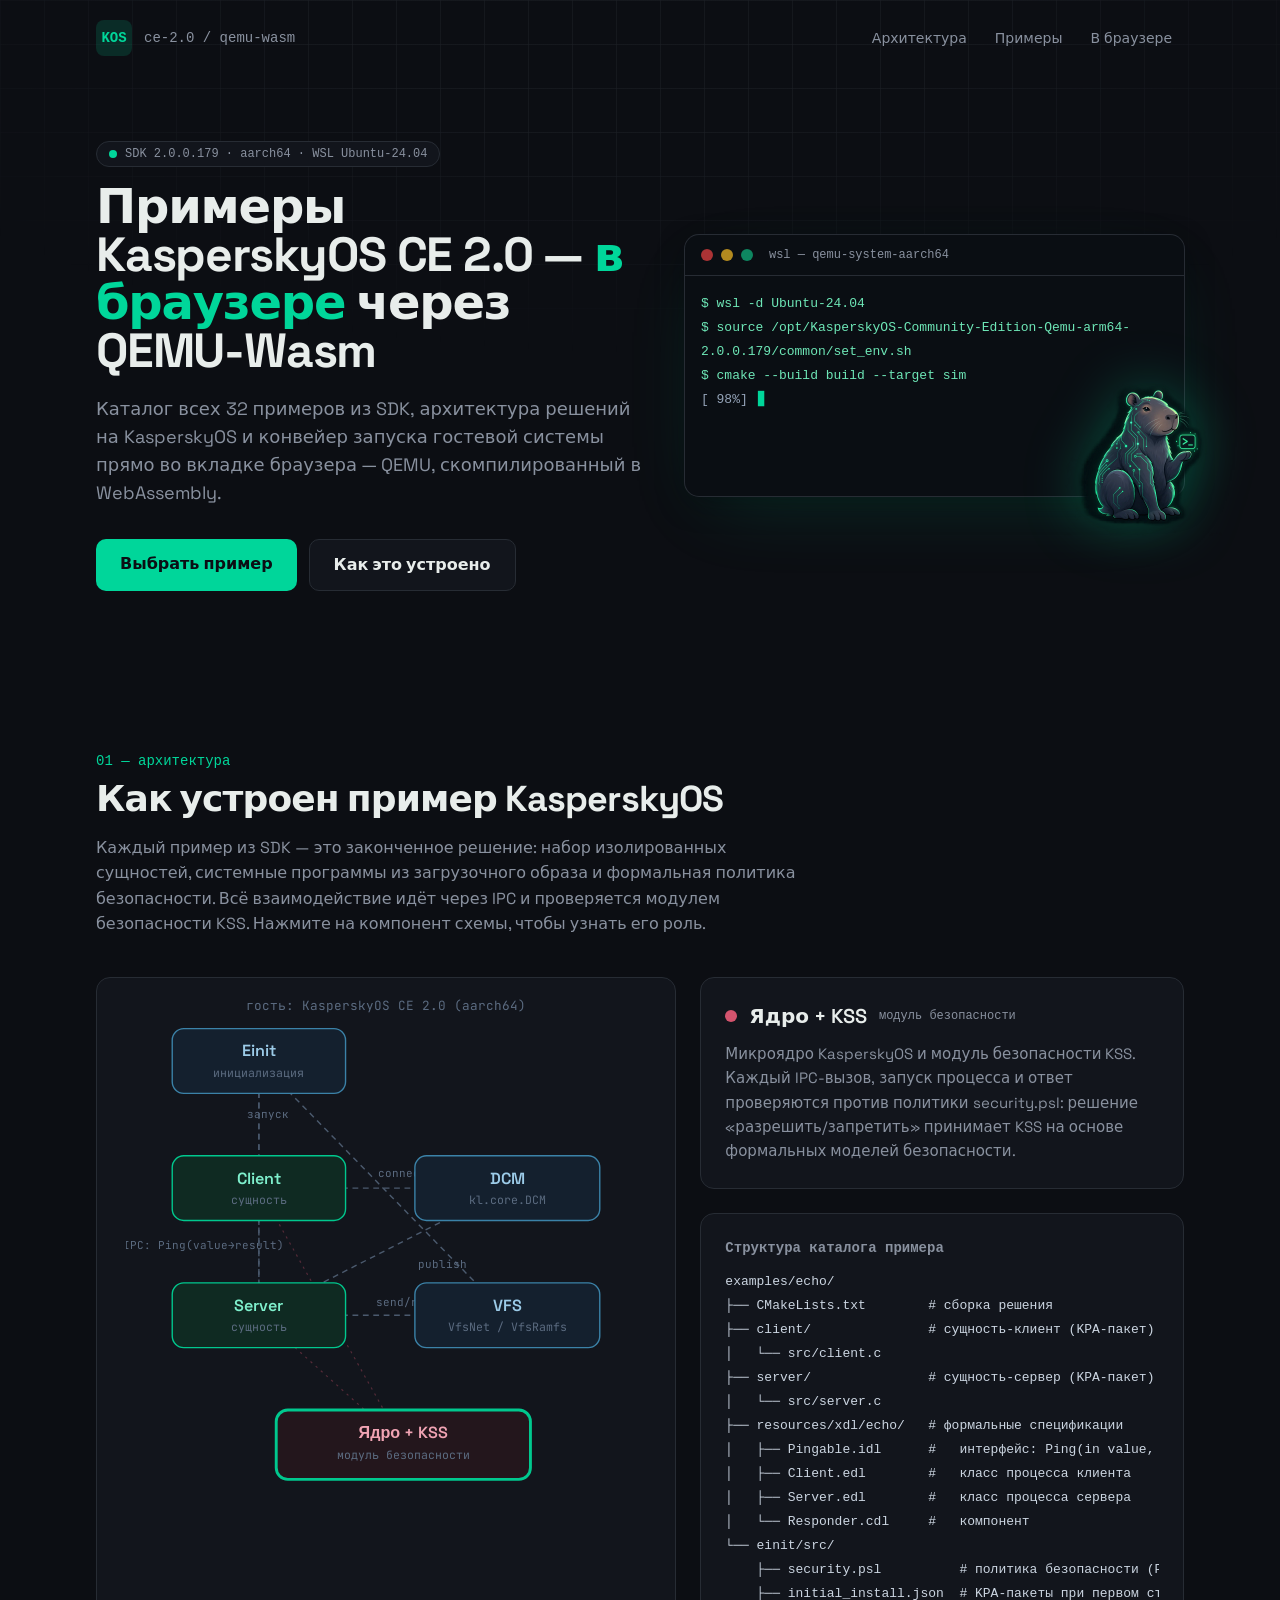
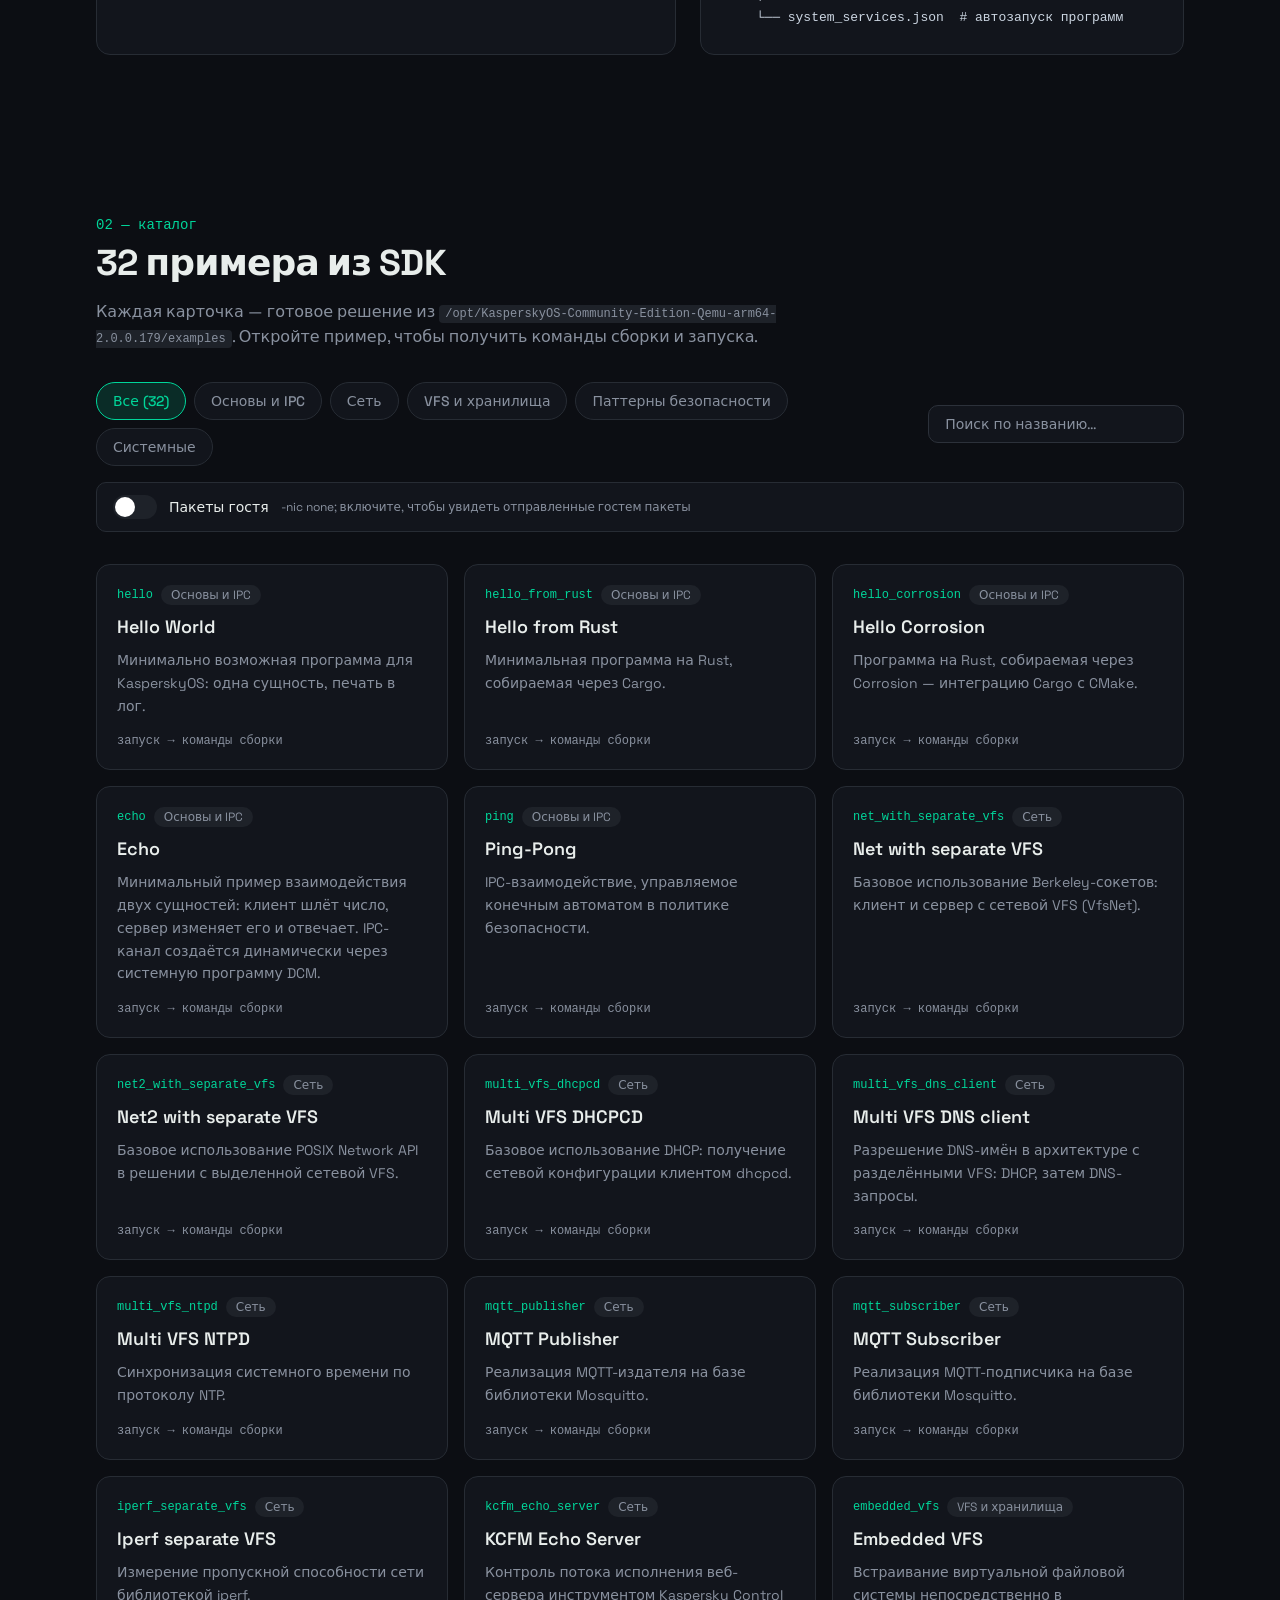
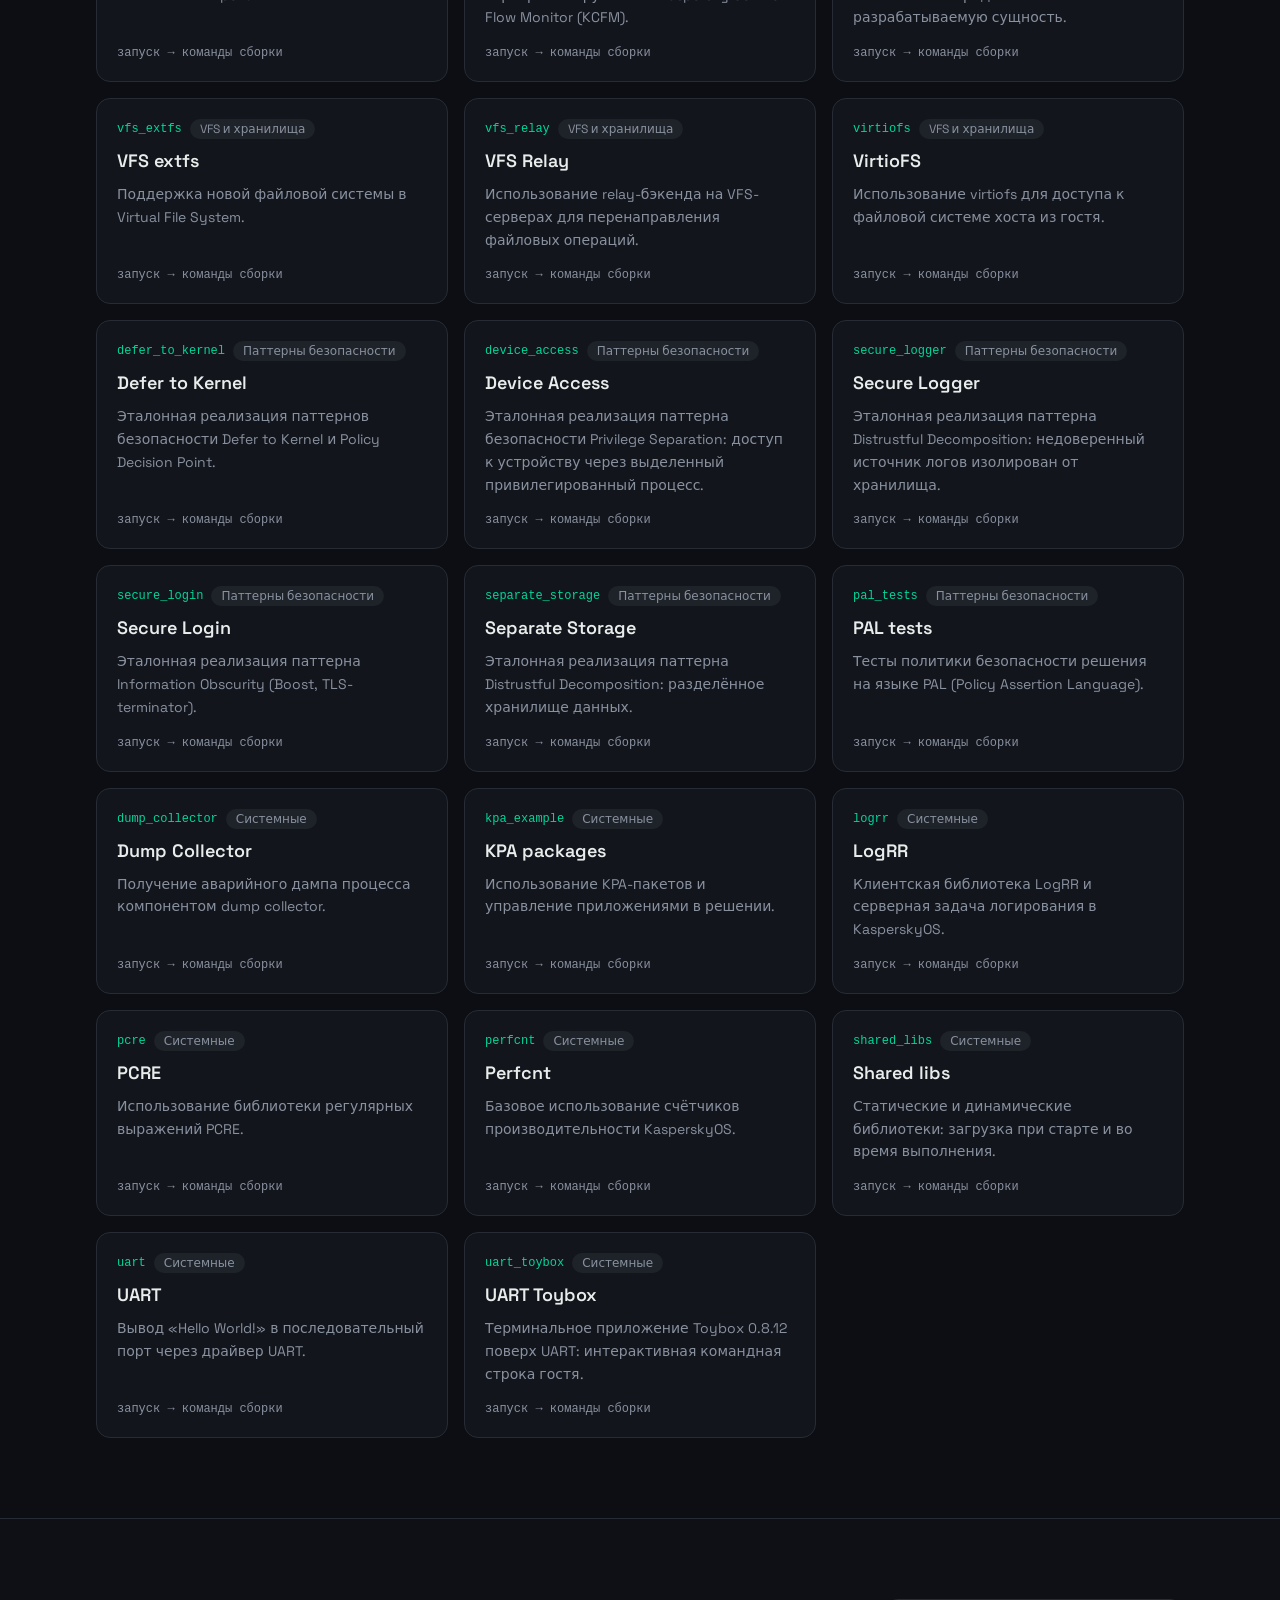
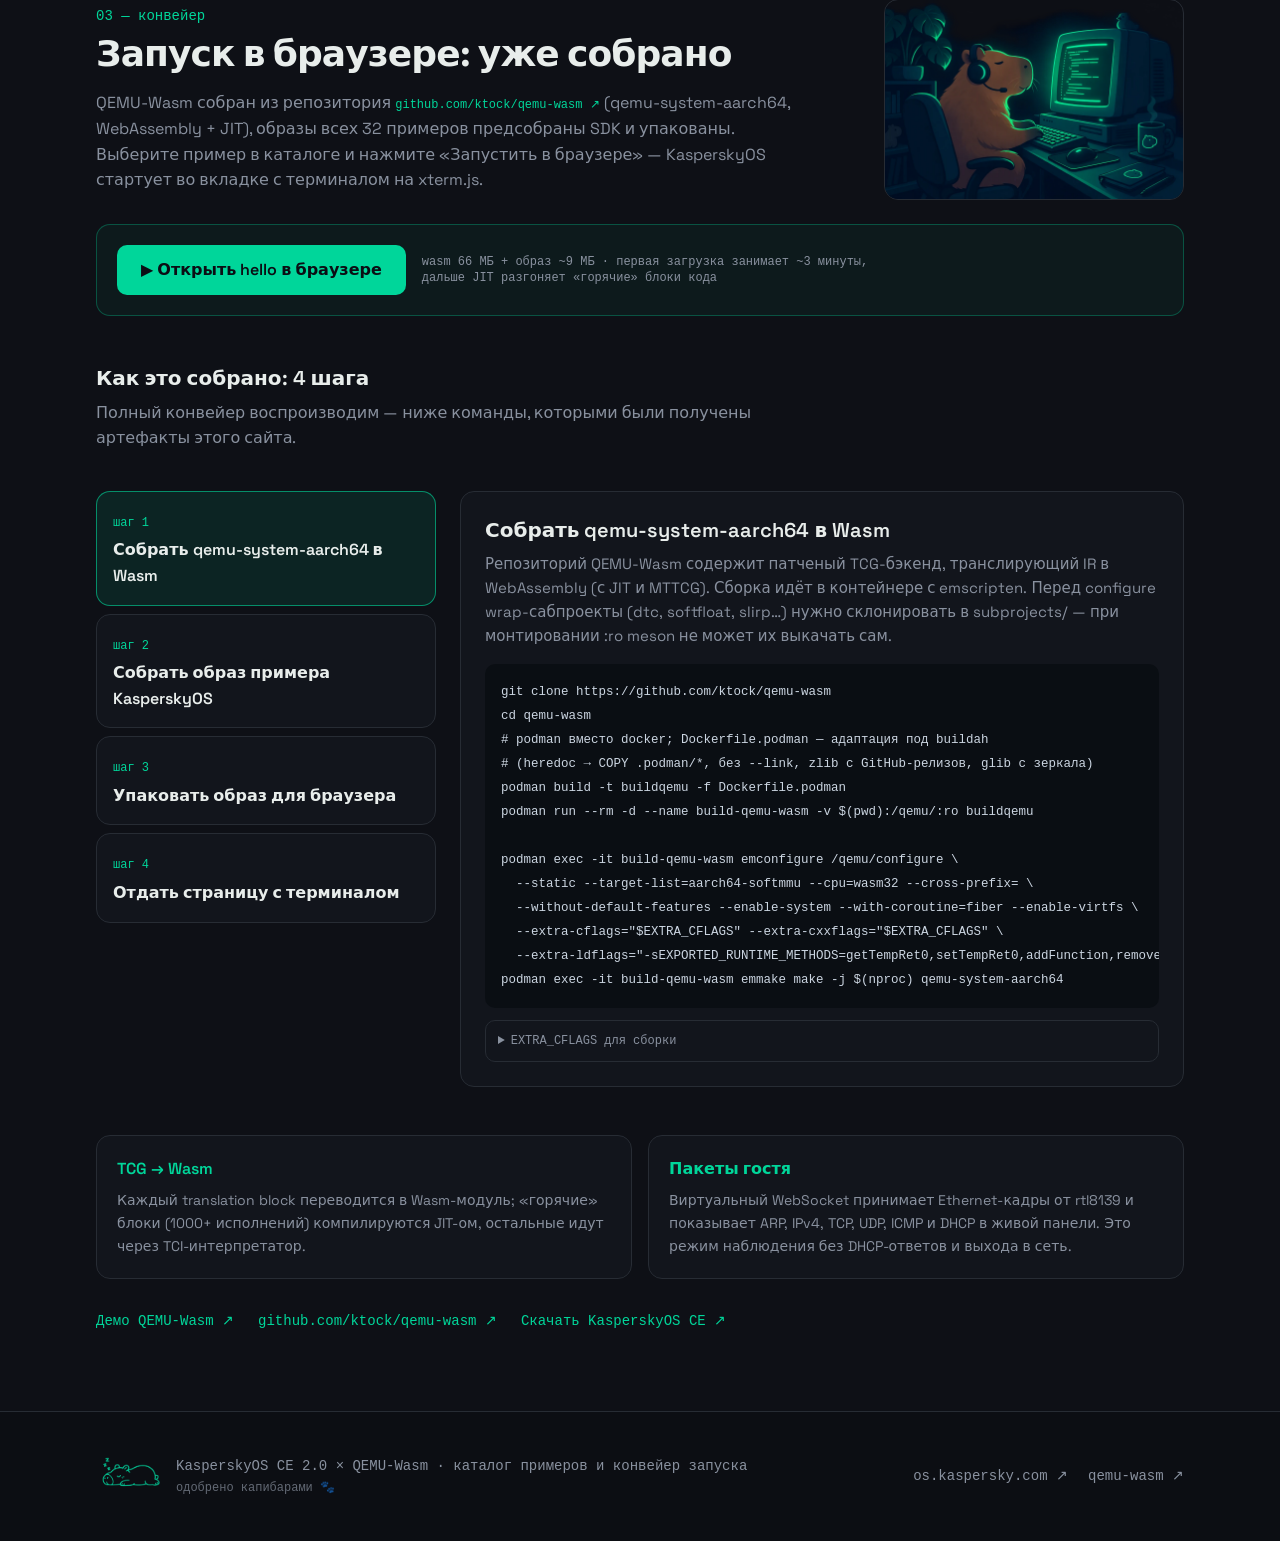
<file: index.html>
<!doctype html>
<html lang="ru">
  <head>
    <meta charset="UTF-8" />
    <meta name="viewport" content="width=device-width, initial-scale=1.0" />
    <link rel="preconnect" href="https://fonts.googleapis.com" />
    <link rel="preconnect" href="https://fonts.gstatic.com" crossorigin />
    <link
      href="https://fonts.googleapis.com/css2?family=Space+Grotesk:wght@400;500;600;700&family=JetBrains+Mono:ital,wght@0,400;0,500;0,600;1,400&display=swap"
      rel="stylesheet"
    />
    <title>KasperskyOS CE 2.0 × QEMU-Wasm — запуск примеров в браузере</title>
    <script type="module" crossorigin src="./assets/index-DO3JlGy1.js"></script>
    <link rel="stylesheet" crossorigin href="./assets/index-C48B68FW.css">
  </head>
  <body>
    <div id="root"></div>
  </body>
</html>
</file>
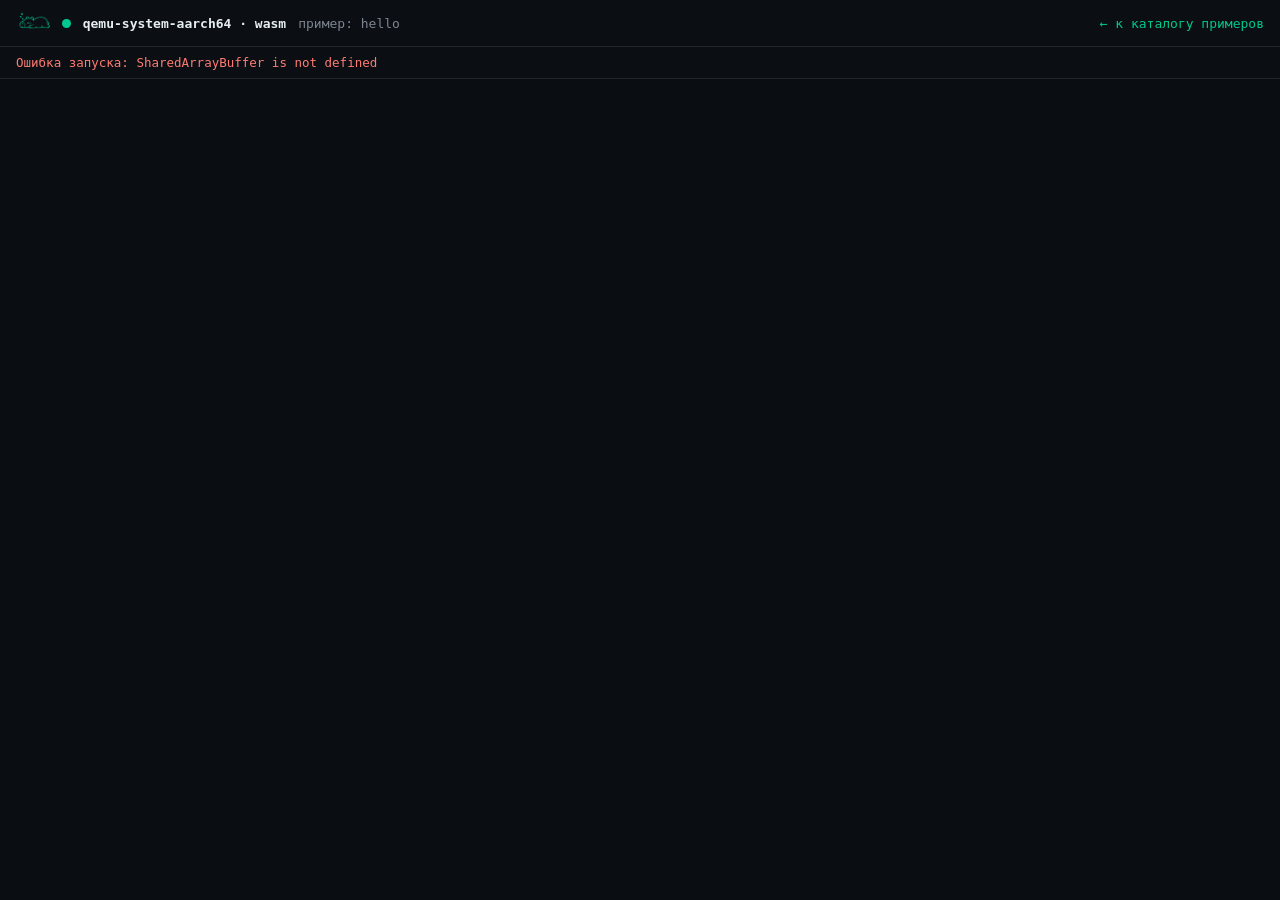
<file: run/index.html>
<!doctype html>
<html lang="ru">
<head>
  <meta charset="UTF-8" />
  <meta name="viewport" content="width=device-width, initial-scale=1.0" />
  <title>KasperskyOS CE 2.0 — запуск в браузере</title>
  <link rel="stylesheet" href="./runtime/xterm.css" />
  <!-- GitHub Pages не умеет COOP/COEP-заголовки: добавляет их service worker.
       Локально, где заголовки уже есть, он ничего не делает. -->
  <script src="./coi-serviceworker.js"></script>
  <style>
    :root { color-scheme: dark; }
    * { box-sizing: border-box; }
    body {
      margin: 0;
      background: #0b0f14;
      color: #e6edf3;
      font-family: 'Segoe UI', system-ui, sans-serif;
      height: 100dvh;
      overflow: hidden;
      display: flex;
      flex-direction: column;
    }
    header {
      display: flex; align-items: center; gap: 12px;
      padding: 10px 16px;
      border-bottom: 1px solid #21262d;
      font-family: 'JetBrains Mono', 'Cascadia Code', Consolas, monospace;
      font-size: 13px;
    }
    .dot { width: 9px; height: 9px; border-radius: 50%; background: #00c88e; }
    .title { font-weight: 600; }
    .sub { color: #7d8590; }
    a.back { margin-left: auto; color: #00c88e; text-decoration: none; }
    a.back:hover { text-decoration: underline; }
    #status {
      padding: 8px 16px;
      font-family: Consolas, monospace; font-size: 12.5px;
      color: #7d8590; border-bottom: 1px solid #21262d;
    }
    #status .ok { color: #00c88e; }
    #status .err { color: #ff7b72; }
    #terminal-wrap { flex: 1; min-height: 0; padding: 0; }
    #terminal { height: 100%; }
    .xterm { height: 100%; padding: 4px 0 0 8px; }
  </style>
</head>
<body>
  <header>
    <img src="../img/capybara-mini.webp" alt="" style="height:26px;width:auto" />
    <span class="dot"></span>
    <span class="title">qemu-system-aarch64 · wasm</span>
    <span class="sub" id="ex-name"></span>
    <a class="back" href="../">← к каталогу примеров</a>
  </header>
  <div id="status">Инициализация…</div>
  <div id="terminal-wrap"><div id="terminal"></div></div>

  <script src="./runtime/xterm.js"></script>
  <script src="./runtime/xterm-pty.js"></script>
  <script src="./net/packets.js"></script>
  <script type="module">
    const statusEl = document.getElementById('status');
    const say = (msg, cls) => { statusEl.innerHTML = `<span class="${cls || ''}">${msg}</span>`; };

    const ex = new URLSearchParams(location.search).get('example') || 'hello';
    const qs = new URLSearchParams(location.search);
    const smp = qs.get('smp') || '2'; // SMP-ядро гостя: 2 vCPU быстрее ~12%
    const accel = qs.get('accel'); // например: tcg,thread=multi

    // -netdev socket поверх WebSocket (эмулируется emscripten).
    // net=browser — только разбор отправленных гостем Ethernet-кадров, без ответов и выхода в сеть;
    // net=delegate=ws://localhost:9999 — необязательный внешний WebSocket-мост.
    const netParam = qs.get('net'); // 'browser' | 'delegate=ws://host:port' | null
    const netMode = netParam ? (netParam.startsWith('delegate=') ? 'delegate' : netParam) : null;
    if (netMode) {
      NetPackets.install();     // перехват WebSocket до загрузки qemu
      NetPackets.createPanel(); // панель пакетов внизу страницы
    }

    // Аргументы, специфичные для отдельных примеров
    // Аргументы ядра: общие для всех примеров + diag.handoff=uart для uart-примеров
    const HANDOFF_UART = new Set(['uart', 'uart_toybox', 'kcfm_echo_server']);
    const appendParts = [];
    if (HANDOFF_UART.has(ex)) appendParts.push('diag.handoff=uart');
    appendParts.push('handle.disable_detect_invalid_access', 'diag.buffer.size=8000');
    const extraArgs = ['-append', appendParts.join(' '), '-smp', smp,
                       ...(accel ? ['-accel', accel] : [])];
    document.getElementById('ex-name').textContent = 'пример: ' + ex;
    document.title = `KasperskyOS · ${ex} · QEMU-Wasm`;

    async function fetchGunzip(url, onProgress) {
      const r = await fetch(url);
      if (!r.ok) throw new Error(`${url}: HTTP ${r.status}`);
      // Некоторые dev-серверы отдают *.gz с Content-Encoding: gzip —
      // тогда браузер уже распаковал тело, повторная распаковка не нужна.
      const alreadyDecoded = (r.headers.get('content-encoding') || '').includes('gzip');
      const reader = r.body.getReader();
      const chunks = [];
      let loaded = 0;
      for (;;) {
        const { done, value } = await reader.read();
        if (done) break;
        chunks.push(value);
        loaded += value.length;
        if (onProgress) onProgress(loaded);
      }
      const blob = new Blob(chunks);
      if (alreadyDecoded) return new Uint8Array(await blob.arrayBuffer());
      const ds = blob.stream().pipeThrough(new DecompressionStream('gzip'));
      return new Uint8Array(await new Response(ds).arrayBuffer());
    }

    const term = new Terminal({
      fontFamily: "'JetBrains Mono', 'Cascadia Code', Consolas, monospace",
      fontSize: 13,
      cursorBlink: true,
      scrollback: 5000,
      theme: { background: '#0a0e13', foreground: '#e6edf3', cursor: '#00c88e' },
    });
    window.__term = term;
    const termWrap = document.getElementById('terminal-wrap');
    term.open(document.getElementById('terminal'));

    // Растягиваем терминал на всё окно: считаем cols/rows по реальному
    // размеру ячейки (замеряем отрендеренный .xterm-screen).
    // xterm-pty ловит onResize и шлёт SIGWINCH в гостя.
    function fitTerm() {
      const scr = termWrap.querySelector('.xterm-screen');
      let cw = 7.8, ch = 17; // первое приближение до первого рендера
      if (scr && term.cols > 0 && scr.clientWidth > 0) {
        cw = scr.clientWidth / term.cols;
        ch = scr.clientHeight / term.rows;
      }
      // 20px запас по ширине: скроллбар вьюпорта + внутренний отступ слева
      const cols = Math.max(20, Math.floor((termWrap.clientWidth - 20) / cw));
      const rows = Math.max(5, Math.floor(termWrap.clientHeight / ch));
      if (cols !== term.cols || rows !== term.rows) term.resize(cols, rows);
    }
    fitTerm();
    // второй проход после первого рендера — размеры ячеек уже точные
    requestAnimationFrame(() => { fitTerm(); requestAnimationFrame(fitTerm); });
    window.addEventListener('resize', fitTerm);
    new ResizeObserver(fitTerm).observe(termWrap);

    const { master, slave } = openpty();
    term.loadAddon(master);

    const Module = {
      pty: slave,
      mainScriptUrlOrBlob: new URL('./runtime/out.js', location.href).href,
      arguments: [
        '-m', '512',
        '-machine', 'virt,gic-version=3,highmem=on,highmem-ecam=off',
        '-cpu', 'cortex-a55',
        '-nographic', '-monitor', 'none',
        '-serial', 'stdio',
        ...(netMode
          ? ['-device', 'rtl8139,netdev=net0,romfile=', '-netdev', 'socket,id=net0,connect=localhost:8888']
          : ['-nic', 'none']),
        '-device', 'sdhci-pci',
        '-device', 'sd-card,drive=sdcard',
        '-drive', 'file=/pack/rootfs.img,format=raw,if=none,id=sdcard',
        '-initrd', '/pack/vendor_romfs.romfs',
        '-kernel', '/pack/image',
        ...extraArgs,
      ],
      print: (t) => console.log(t),
      printErr: (t) => console.warn(t),
      // Синхронный preRun: файлы уже загружены и распакованы — просто пишем в FS
      preRun: [function () {
        const FS = Module.FS;
        FS.mkdir('/pack');
        FS.writeFile('/pack/image', window.__packImage);
        FS.writeFile('/pack/vendor_romfs.romfs', window.__packVendor);
        FS.writeFile('/pack/rootfs.img', window.__packRootfs);
        window.__packImage = window.__packVendor = window.__packRootfs = null;
      }],
    };

    if (netMode === 'delegate') {
      Module.websocket = { url: netParam.slice('delegate='.length) };
    } else if (netMode === 'browser') {
      // Адрес перехватывается VirtualWebSocket: пакеты только отображаются.
      Module.websocket = { url: 'ws://net-browser/' };
    } else if (netMode) {
      throw new Error('Неизвестный режим net: ' + netMode);
    }

    try {
      say(`Загрузка образа примера «${ex}»…`);
      const [kernel, vendor, rootfs] = await Promise.all([
        fetchGunzip('./runtime/image.gz'),
        fetchGunzip(`./images/${ex}/vendor_romfs.romfs.gz`),
        fetchGunzip(`./images/${ex}/rootfs.img.gz`, (l) =>
          say(`Загрузка образа примера «${ex}»… ${(l / 1048576).toFixed(1)} МБ`)),
      ]);
      window.__packImage = kernel;
      window.__packVendor = vendor;
      window.__packRootfs = rootfs;

      say('Образ загружен. Загрузка qemu-system-aarch64.wasm (66 МБ)…');
      const initQemu = (await import('./runtime/out.js')).default;
      say('Запуск KasperskyOS…', 'ok');
      const instance = await initQemu(Module);

      const oldPoll = Module.TTY.stream_ops.poll;
      const pty = Module.pty;
      Module.TTY.stream_ops.poll = function (stream, timeout) {
        if (!pty.readable) {
          return (pty.readable ? 1 : 0) | (pty.writable ? 4 : 0);
        }
        return oldPoll.call(this, stream, timeout);
      };
      const bootTimer = setInterval(() => {
        if (term.buffer.active.length > 2 && term.buffer.active.getLine(0)?.translateToString()) {
          say('KasperskyOS работает. Первая загрузка под TCI-интерпретатором занимает несколько минут.', 'ok');
          clearInterval(bootTimer);
        }
      }, 1000);
    } catch (e) {
      say('Ошибка запуска: ' + (e && e.message ? e.message : e), 'err');
      console.error(e);
    }
  </script>
</body>
</html>
</file>
<file: assets/index-C48B68FW.css>
*,:before,:after{--tw-border-spacing-x: 0;--tw-border-spacing-y: 0;--tw-translate-x: 0;--tw-translate-y: 0;--tw-rotate: 0;--tw-skew-x: 0;--tw-skew-y: 0;--tw-scale-x: 1;--tw-scale-y: 1;--tw-pan-x: ;--tw-pan-y: ;--tw-pinch-zoom: ;--tw-scroll-snap-strictness: proximity;--tw-gradient-from-position: ;--tw-gradient-via-position: ;--tw-gradient-to-position: ;--tw-ordinal: ;--tw-slashed-zero: ;--tw-numeric-figure: ;--tw-numeric-spacing: ;--tw-numeric-fraction: ;--tw-ring-inset: ;--tw-ring-offset-width: 0px;--tw-ring-offset-color: #fff;--tw-ring-color: rgb(59 130 246 / .5);--tw-ring-offset-shadow: 0 0 #0000;--tw-ring-shadow: 0 0 #0000;--tw-shadow: 0 0 #0000;--tw-shadow-colored: 0 0 #0000;--tw-blur: ;--tw-brightness: ;--tw-contrast: ;--tw-grayscale: ;--tw-hue-rotate: ;--tw-invert: ;--tw-saturate: ;--tw-sepia: ;--tw-drop-shadow: ;--tw-backdrop-blur: ;--tw-backdrop-brightness: ;--tw-backdrop-contrast: ;--tw-backdrop-grayscale: ;--tw-backdrop-hue-rotate: ;--tw-backdrop-invert: ;--tw-backdrop-opacity: ;--tw-backdrop-saturate: ;--tw-backdrop-sepia: ;--tw-contain-size: ;--tw-contain-layout: ;--tw-contain-paint: ;--tw-contain-style: }::backdrop{--tw-border-spacing-x: 0;--tw-border-spacing-y: 0;--tw-translate-x: 0;--tw-translate-y: 0;--tw-rotate: 0;--tw-skew-x: 0;--tw-skew-y: 0;--tw-scale-x: 1;--tw-scale-y: 1;--tw-pan-x: ;--tw-pan-y: ;--tw-pinch-zoom: ;--tw-scroll-snap-strictness: proximity;--tw-gradient-from-position: ;--tw-gradient-via-position: ;--tw-gradient-to-position: ;--tw-ordinal: ;--tw-slashed-zero: ;--tw-numeric-figure: ;--tw-numeric-spacing: ;--tw-numeric-fraction: ;--tw-ring-inset: ;--tw-ring-offset-width: 0px;--tw-ring-offset-color: #fff;--tw-ring-color: rgb(59 130 246 / .5);--tw-ring-offset-shadow: 0 0 #0000;--tw-ring-shadow: 0 0 #0000;--tw-shadow: 0 0 #0000;--tw-shadow-colored: 0 0 #0000;--tw-blur: ;--tw-brightness: ;--tw-contrast: ;--tw-grayscale: ;--tw-hue-rotate: ;--tw-invert: ;--tw-saturate: ;--tw-sepia: ;--tw-drop-shadow: ;--tw-backdrop-blur: ;--tw-backdrop-brightness: ;--tw-backdrop-contrast: ;--tw-backdrop-grayscale: ;--tw-backdrop-hue-rotate: ;--tw-backdrop-invert: ;--tw-backdrop-opacity: ;--tw-backdrop-saturate: ;--tw-backdrop-sepia: ;--tw-contain-size: ;--tw-contain-layout: ;--tw-contain-paint: ;--tw-contain-style: }*,:before,:after{box-sizing:border-box;border-width:0;border-style:solid;border-color:#e5e7eb}:before,:after{--tw-content: ""}html,:host{line-height:1.5;-webkit-text-size-adjust:100%;-moz-tab-size:4;-o-tab-size:4;tab-size:4;font-family:ui-sans-serif,system-ui,sans-serif,"Apple Color Emoji","Segoe UI Emoji",Segoe UI Symbol,"Noto Color Emoji";font-feature-settings:normal;font-variation-settings:normal;-webkit-tap-highlight-color:transparent}body{margin:0;line-height:inherit}hr{height:0;color:inherit;border-top-width:1px}abbr:where([title]){-webkit-text-decoration:underline dotted;text-decoration:underline dotted}h1,h2,h3,h4,h5,h6{font-size:inherit;font-weight:inherit}a{color:inherit;text-decoration:inherit}b,strong{font-weight:bolder}code,kbd,samp,pre{font-family:ui-monospace,SFMono-Regular,Menlo,Monaco,Consolas,Liberation Mono,Courier New,monospace;font-feature-settings:normal;font-variation-settings:normal;font-size:1em}small{font-size:80%}sub,sup{font-size:75%;line-height:0;position:relative;vertical-align:baseline}sub{bottom:-.25em}sup{top:-.5em}table{text-indent:0;border-color:inherit;border-collapse:collapse}button,input,optgroup,select,textarea{font-family:inherit;font-feature-settings:inherit;font-variation-settings:inherit;font-size:100%;font-weight:inherit;line-height:inherit;letter-spacing:inherit;color:inherit;margin:0;padding:0}button,select{text-transform:none}button,input:where([type=button]),input:where([type=reset]),input:where([type=submit]){-webkit-appearance:button;background-color:transparent;background-image:none}:-moz-focusring{outline:auto}:-moz-ui-invalid{box-shadow:none}progress{vertical-align:baseline}::-webkit-inner-spin-button,::-webkit-outer-spin-button{height:auto}[type=search]{-webkit-appearance:textfield;outline-offset:-2px}::-webkit-search-decoration{-webkit-appearance:none}::-webkit-file-upload-button{-webkit-appearance:button;font:inherit}summary{display:list-item}blockquote,dl,dd,h1,h2,h3,h4,h5,h6,hr,figure,p,pre{margin:0}fieldset{margin:0;padding:0}legend{padding:0}ol,ul,menu{list-style:none;margin:0;padding:0}dialog{padding:0}textarea{resize:vertical}input::-moz-placeholder,textarea::-moz-placeholder{opacity:1;color:#9ca3af}input::placeholder,textarea::placeholder{opacity:1;color:#9ca3af}button,[role=button]{cursor:pointer}:disabled{cursor:default}img,svg,video,canvas,audio,iframe,embed,object{display:block;vertical-align:middle}img,video{max-width:100%;height:auto}[hidden]:where(:not([hidden=until-found])){display:none}:root{--background: 220 24% 6%;--foreground: 150 14% 92%;--card: 220 20% 9%;--card-foreground: 150 14% 92%;--popover: 220 22% 8%;--popover-foreground: 150 14% 92%;--primary: 163 100% 42%;--primary-foreground: 220 30% 6%;--secondary: 219 16% 14%;--secondary-foreground: 150 14% 92%;--muted: 219 16% 14%;--muted-foreground: 218 10% 58%;--accent: 163 90% 40%;--accent-foreground: 220 30% 6%;--destructive: 0 72% 51%;--destructive-foreground: 0 0% 98%;--border: 218 14% 18%;--input: 218 14% 20%;--ring: 163 100% 42%;--radius: .625rem}*{border-color:hsl(var(--border))}html{scroll-behavior:smooth}body{background-color:hsl(var(--background));color:hsl(var(--foreground));font-family:Space Grotesk,Segoe UI,system-ui,sans-serif;font-size:16px;line-height:1.6}code,pre,.font-mono{font-family:JetBrains Mono,ui-monospace,Cascadia Code,Consolas,monospace}:focus-visible{outline:2px solid hsl(var(--ring));outline-offset:2px;border-radius:4px}.sr-only{position:absolute;width:1px;height:1px;padding:0;margin:-1px;overflow:hidden;clip:rect(0,0,0,0);white-space:nowrap;border-width:0}.pointer-events-none{pointer-events:none}.visible{visibility:visible}.invisible{visibility:hidden}.static{position:static}.fixed{position:fixed}.absolute{position:absolute}.relative{position:relative}.inset-0{inset:0}.inset-x-0{left:0;right:0}.inset-y-0{top:0;bottom:0}.-bottom-10{bottom:-2.5rem}.-bottom-12{bottom:-3rem}.-left-12{left:-3rem}.-right-12{right:-3rem}.-right-4{right:-1rem}.-top-12{top:-3rem}.bottom-0{bottom:0}.left-0{left:0}.left-1\/2{left:50%}.left-2{left:.5rem}.left-\[50\%\]{left:50%}.right-0{right:0}.right-1{right:.25rem}.right-2{right:.5rem}.right-3{right:.75rem}.right-4{right:1rem}.top-0{top:0}.top-0\.5{top:.125rem}.top-1\.5{top:.375rem}.top-1\/2{top:50%}.top-3\.5{top:.875rem}.top-4{top:1rem}.top-\[1px\]{top:1px}.top-\[50\%\]{top:50%}.top-\[60\%\]{top:60%}.top-full{top:100%}.isolate{isolation:isolate}.z-10{z-index:10}.z-20{z-index:20}.z-50{z-index:50}.z-\[1\]{z-index:1}.order-first{order:-9999}.order-last{order:9999}.col-start-2{grid-column-start:2}.row-span-2{grid-row:span 2 / span 2}.row-start-1{grid-row-start:1}.\!m-0{margin:0!important}.-mx-1{margin-left:-.25rem;margin-right:-.25rem}.-my-2{margin-top:-.5rem;margin-bottom:-.5rem}.mx-2{margin-left:.5rem;margin-right:.5rem}.mx-3\.5{margin-left:.875rem;margin-right:.875rem}.mx-auto{margin-left:auto;margin-right:auto}.my-0{margin-top:0;margin-bottom:0}.my-0\.5{margin-top:.125rem;margin-bottom:.125rem}.my-1{margin-top:.25rem;margin-bottom:.25rem}.-ml-4{margin-left:-1rem}.-mt-4{margin-top:-1rem}.mb-2{margin-bottom:.5rem}.mb-3{margin-bottom:.75rem}.mb-4{margin-bottom:1rem}.ml-1{margin-left:.25rem}.ml-2{margin-left:.5rem}.ml-4{margin-left:1rem}.ml-auto{margin-left:auto}.mt-1{margin-top:.25rem}.mt-1\.5{margin-top:.375rem}.mt-10{margin-top:2.5rem}.mt-12{margin-top:3rem}.mt-2{margin-top:.5rem}.mt-3{margin-top:.75rem}.mt-4{margin-top:1rem}.mt-5{margin-top:1.25rem}.mt-6{margin-top:1.5rem}.mt-8{margin-top:2rem}.mt-auto{margin-top:auto}.line-clamp-1{overflow:hidden;display:-webkit-box;-webkit-box-orient:vertical;-webkit-line-clamp:1}.line-clamp-2{overflow:hidden;display:-webkit-box;-webkit-box-orient:vertical;-webkit-line-clamp:2}.block{display:block}.inline-block{display:inline-block}.flex{display:flex}.inline-flex{display:inline-flex}.table{display:table}.table-caption{display:table-caption}.table-cell{display:table-cell}.table-row{display:table-row}.grid{display:grid}.hidden{display:none}.aspect-square{aspect-ratio:1 / 1}.aspect-video{aspect-ratio:16 / 9}.size-10{width:2.5rem;height:2.5rem}.size-2{width:.5rem;height:.5rem}.size-2\.5{width:.625rem;height:.625rem}.size-3{width:.75rem;height:.75rem}.size-3\.5{width:.875rem;height:.875rem}.size-4{width:1rem;height:1rem}.size-6{width:1.5rem;height:1.5rem}.size-7{width:1.75rem;height:1.75rem}.size-8{width:2rem;height:2rem}.size-9{width:2.25rem;height:2.25rem}.size-auto{width:auto;height:auto}.size-full{width:100%;height:100%}.h-1\.5{height:.375rem}.h-10{height:2.5rem}.h-12{height:3rem}.h-2{height:.5rem}.h-2\.5{height:.625rem}.h-3{height:.75rem}.h-4{height:1rem}.h-5{height:1.25rem}.h-6{height:1.5rem}.h-7{height:1.75rem}.h-8{height:2rem}.h-9{height:2.25rem}.h-\[1\.15rem\]{height:1.15rem}.h-\[calc\(100\%-1px\)\]{height:calc(100% - 1px)}.h-\[var\(--radix-navigation-menu-viewport-height\)\]{height:var(--radix-navigation-menu-viewport-height)}.h-\[var\(--radix-select-trigger-height\)\]{height:var(--radix-select-trigger-height)}.h-auto{height:auto}.h-full{height:100%}.h-px{height:1px}.h-svh{height:100svh}.max-h-\[300px\]{max-height:300px}.max-h-\[85vh\]{max-height:85vh}.min-h-0{min-height:0px}.min-h-16{min-height:4rem}.min-h-4{min-height:1rem}.min-h-\[100dvh\]{min-height:100dvh}.min-h-\[220px\]{min-height:220px}.min-h-svh{min-height:100svh}.w-0{width:0px}.w-1{width:.25rem}.w-11{width:2.75rem}.w-16{width:4rem}.w-2{width:.5rem}.w-2\.5{width:.625rem}.w-28{width:7rem}.w-3{width:.75rem}.w-3\/4{width:75%}.w-4{width:1rem}.w-5{width:1.25rem}.w-64{width:16rem}.w-72{width:18rem}.w-8{width:2rem}.w-9{width:2.25rem}.w-\[100px\]{width:100px}.w-auto{width:auto}.w-fit{width:-moz-fit-content;width:fit-content}.w-full{width:100%}.w-max{width:-moz-max-content;width:max-content}.w-px{width:1px}.min-w-0{min-width:0px}.min-w-10{min-width:2.5rem}.min-w-5{min-width:1.25rem}.min-w-8{min-width:2rem}.min-w-9{min-width:2.25rem}.min-w-\[12rem\]{min-width:12rem}.min-w-\[380px\]{min-width:380px}.min-w-\[8rem\]{min-width:8rem}.min-w-\[var\(--radix-select-trigger-width\)\]{min-width:var(--radix-select-trigger-width)}.max-w-2xl{max-width:42rem}.max-w-6xl{max-width:72rem}.max-w-\[300px\]{max-width:300px}.max-w-\[520px\]{max-width:520px}.max-w-\[65ch\]{max-width:65ch}.max-w-\[70ch\]{max-width:70ch}.max-w-\[calc\(100\%-2rem\)\]{max-width:calc(100% - 2rem)}.max-w-max{max-width:-moz-max-content;max-width:max-content}.max-w-sm{max-width:24rem}.flex-1{flex:1 1 0%}.flex-none{flex:none}.shrink-0{flex-shrink:0}.grow{flex-grow:1}.grow-0{flex-grow:0}.basis-full{flex-basis:100%}.caption-bottom{caption-side:bottom}.border-collapse{border-collapse:collapse}.-translate-x-1\/2{--tw-translate-x: -50%;transform:translate(var(--tw-translate-x),var(--tw-translate-y)) rotate(var(--tw-rotate)) skew(var(--tw-skew-x)) skewY(var(--tw-skew-y)) scaleX(var(--tw-scale-x)) scaleY(var(--tw-scale-y))}.-translate-x-px{--tw-translate-x: -1px;transform:translate(var(--tw-translate-x),var(--tw-translate-y)) rotate(var(--tw-rotate)) skew(var(--tw-skew-x)) skewY(var(--tw-skew-y)) scaleX(var(--tw-scale-x)) scaleY(var(--tw-scale-y))}.-translate-y-1\/2{--tw-translate-y: -50%;transform:translate(var(--tw-translate-x),var(--tw-translate-y)) rotate(var(--tw-rotate)) skew(var(--tw-skew-x)) skewY(var(--tw-skew-y)) scaleX(var(--tw-scale-x)) scaleY(var(--tw-scale-y))}.translate-x-\[-50\%\]{--tw-translate-x: -50%;transform:translate(var(--tw-translate-x),var(--tw-translate-y)) rotate(var(--tw-rotate)) skew(var(--tw-skew-x)) skewY(var(--tw-skew-y)) scaleX(var(--tw-scale-x)) scaleY(var(--tw-scale-y))}.translate-x-px{--tw-translate-x: 1px;transform:translate(var(--tw-translate-x),var(--tw-translate-y)) rotate(var(--tw-rotate)) skew(var(--tw-skew-x)) skewY(var(--tw-skew-y)) scaleX(var(--tw-scale-x)) scaleY(var(--tw-scale-y))}.translate-y-0\.5{--tw-translate-y: .125rem;transform:translate(var(--tw-translate-x),var(--tw-translate-y)) rotate(var(--tw-rotate)) skew(var(--tw-skew-x)) skewY(var(--tw-skew-y)) scaleX(var(--tw-scale-x)) scaleY(var(--tw-scale-y))}.translate-y-\[-50\%\]{--tw-translate-y: -50%;transform:translate(var(--tw-translate-x),var(--tw-translate-y)) rotate(var(--tw-rotate)) skew(var(--tw-skew-x)) skewY(var(--tw-skew-y)) scaleX(var(--tw-scale-x)) scaleY(var(--tw-scale-y))}.translate-y-\[calc\(-50\%_-_2px\)\]{--tw-translate-y: calc(-50% - 2px) ;transform:translate(var(--tw-translate-x),var(--tw-translate-y)) rotate(var(--tw-rotate)) skew(var(--tw-skew-x)) skewY(var(--tw-skew-y)) scaleX(var(--tw-scale-x)) scaleY(var(--tw-scale-y))}.rotate-45{--tw-rotate: 45deg;transform:translate(var(--tw-translate-x),var(--tw-translate-y)) rotate(var(--tw-rotate)) skew(var(--tw-skew-x)) skewY(var(--tw-skew-y)) scaleX(var(--tw-scale-x)) scaleY(var(--tw-scale-y))}.rotate-90{--tw-rotate: 90deg;transform:translate(var(--tw-translate-x),var(--tw-translate-y)) rotate(var(--tw-rotate)) skew(var(--tw-skew-x)) skewY(var(--tw-skew-y)) scaleX(var(--tw-scale-x)) scaleY(var(--tw-scale-y))}.transform{transform:translate(var(--tw-translate-x),var(--tw-translate-y)) rotate(var(--tw-rotate)) skew(var(--tw-skew-x)) skewY(var(--tw-skew-y)) scaleX(var(--tw-scale-x)) scaleY(var(--tw-scale-y))}@keyframes caret-blink{0%,70%,to{opacity:1}20%,50%{opacity:0}}.animate-caret-blink{animation:caret-blink 1.25s ease-out infinite}@keyframes pulse{50%{opacity:.5}}.animate-pulse{animation:pulse 2s cubic-bezier(.4,0,.6,1) infinite}@keyframes spin{to{transform:rotate(360deg)}}.animate-spin{animation:spin 1s linear infinite}.cursor-default{cursor:default}.cursor-pointer{cursor:pointer}.cursor-text{cursor:text}.touch-none{touch-action:none}.select-none{-webkit-user-select:none;-moz-user-select:none;user-select:none}.resize-none{resize:none}.scroll-my-1{scroll-margin-top:.25rem;scroll-margin-bottom:.25rem}.scroll-mt-20{scroll-margin-top:5rem}.scroll-py-1{scroll-padding-top:.25rem;scroll-padding-bottom:.25rem}.list-disc{list-style-type:disc}.list-none{list-style-type:none}.auto-rows-min{grid-auto-rows:min-content}.grid-cols-\[0_1fr\]{grid-template-columns:0 1fr}.grid-rows-\[auto_auto\]{grid-template-rows:auto auto}.flex-row{flex-direction:row}.flex-col{flex-direction:column}.flex-col-reverse{flex-direction:column-reverse}.flex-wrap{flex-wrap:wrap}.place-content-center{place-content:center}.items-start{align-items:flex-start}.items-end{align-items:flex-end}.items-center{align-items:center}.items-stretch{align-items:stretch}.justify-start{justify-content:flex-start}.justify-center{justify-content:center}.justify-between{justify-content:space-between}.justify-items-start{justify-items:start}.gap-0\.5{gap:.125rem}.gap-1{gap:.25rem}.gap-1\.5{gap:.375rem}.gap-10{gap:2.5rem}.gap-2{gap:.5rem}.gap-2\.5{gap:.625rem}.gap-3{gap:.75rem}.gap-4{gap:1rem}.gap-5{gap:1.25rem}.gap-6{gap:1.5rem}.gap-7{gap:1.75rem}.gap-8{gap:2rem}.gap-\[--spacing\(var\(--gap\)\)\]{gap:var(--spacing(var(--gap)))}.gap-x-6{-moz-column-gap:1.5rem;column-gap:1.5rem}.gap-y-0\.5{row-gap:.125rem}.gap-y-2{row-gap:.5rem}.self-start{align-self:flex-start}.self-center{align-self:center}.self-stretch{align-self:stretch}.justify-self-end{justify-self:end}.overflow-auto{overflow:auto}.overflow-hidden{overflow:hidden}.overflow-x-auto{overflow-x:auto}.overflow-y-auto{overflow-y:auto}.overflow-x-hidden{overflow-x:hidden}.whitespace-nowrap{white-space:nowrap}.text-balance{text-wrap:balance}.break-words{overflow-wrap:break-word}.rounded{border-radius:.25rem}.rounded-\[2px\]{border-radius:2px}.rounded-\[4px\]{border-radius:4px}.rounded-\[calc\(var\(--radius\)-5px\)\]{border-radius:calc(var(--radius) - 5px)}.rounded-\[inherit\]{border-radius:inherit}.rounded-full{border-radius:9999px}.rounded-lg{border-radius:var(--radius)}.rounded-md{border-radius:calc(var(--radius) - 2px)}.rounded-none{border-radius:0}.rounded-sm{border-radius:calc(var(--radius) - 4px)}.rounded-xl{border-radius:calc(var(--radius) + 4px)}.rounded-xs{border-radius:calc(var(--radius) - 6px)}.rounded-l-md{border-top-left-radius:calc(var(--radius) - 2px);border-bottom-left-radius:calc(var(--radius) - 2px)}.rounded-r-md{border-top-right-radius:calc(var(--radius) - 2px);border-bottom-right-radius:calc(var(--radius) - 2px)}.rounded-tl-sm{border-top-left-radius:calc(var(--radius) - 4px)}.border{border-width:1px}.border-0{border-width:0px}.border-\[1\.5px\]{border-width:1.5px}.border-y{border-top-width:1px;border-bottom-width:1px}.border-b{border-bottom-width:1px}.border-l{border-left-width:1px}.border-r{border-right-width:1px}.border-t{border-top-width:1px}.border-dashed{border-style:dashed}.border-amber-500\/30{border-color:#f59e0b4d}.border-border{border-color:hsl(var(--border))}.border-border\/50{border-color:hsl(var(--border) / .5)}.border-input{border-color:hsl(var(--input))}.border-primary{border-color:hsl(var(--primary))}.border-primary\/30{border-color:hsl(var(--primary) / .3)}.border-primary\/60{border-color:hsl(var(--primary) / .6)}.border-sidebar-border{border-color:hsl(var(--sidebar-border))}.border-transparent{border-color:transparent}.border-l-transparent{border-left-color:transparent}.border-t-transparent{border-top-color:transparent}.bg-\[\#0a0e13\]{--tw-bg-opacity: 1;background-color:rgb(10 14 19 / var(--tw-bg-opacity, 1))}.bg-accent{background-color:hsl(var(--accent))}.bg-amber-400\/70{background-color:#fbbf24b3}.bg-amber-500\/10{background-color:#f59e0b1a}.bg-background{background-color:hsl(var(--background))}.bg-black\/50{background-color:#00000080}.bg-black\/70{background-color:#000000b3}.bg-border{background-color:hsl(var(--border))}.bg-card{background-color:hsl(var(--card))}.bg-card\/40{background-color:hsl(var(--card) / .4)}.bg-destructive{--tw-bg-opacity: 1;background-color:hsl(var(--destructive) / var(--tw-bg-opacity, 1))}.bg-emerald-500\/70{background-color:#10b981b3}.bg-foreground{background-color:hsl(var(--foreground))}.bg-input{background-color:hsl(var(--input))}.bg-muted{background-color:hsl(var(--muted))}.bg-muted\/50{background-color:hsl(var(--muted) / .5)}.bg-popover{background-color:hsl(var(--popover))}.bg-primary{background-color:hsl(var(--primary))}.bg-primary\/10{background-color:hsl(var(--primary) / .1)}.bg-primary\/15{background-color:hsl(var(--primary) / .15)}.bg-primary\/20{background-color:hsl(var(--primary) / .2)}.bg-primary\/5{background-color:hsl(var(--primary) / .05)}.bg-red-500\/70{background-color:#ef4444b3}.bg-secondary{background-color:hsl(var(--secondary))}.bg-sidebar{background-color:hsl(var(--sidebar-background))}.bg-sidebar-border{background-color:hsl(var(--sidebar-border))}.bg-transparent{background-color:transparent}.bg-white{--tw-bg-opacity: 1;background-color:rgb(255 255 255 / var(--tw-bg-opacity, 1))}.fill-current{fill:currentColor}.fill-foreground{fill:hsl(var(--foreground))}.fill-primary{fill:hsl(var(--primary))}.p-0{padding:0}.p-1{padding:.25rem}.p-2{padding:.5rem}.p-3{padding:.75rem}.p-4{padding:1rem}.p-5{padding:1.25rem}.p-6{padding:1.5rem}.p-\[3px\]{padding:3px}.p-px{padding:1px}.px-1{padding-left:.25rem;padding-right:.25rem}.px-1\.5{padding-left:.375rem;padding-right:.375rem}.px-2{padding-left:.5rem;padding-right:.5rem}.px-2\.5{padding-left:.625rem;padding-right:.625rem}.px-3{padding-left:.75rem;padding-right:.75rem}.px-4{padding-left:1rem;padding-right:1rem}.px-6{padding-left:1.5rem;padding-right:1.5rem}.py-0\.5{padding-top:.125rem;padding-bottom:.125rem}.py-1{padding-top:.25rem;padding-bottom:.25rem}.py-1\.5{padding-top:.375rem;padding-bottom:.375rem}.py-10{padding-top:2.5rem;padding-bottom:2.5rem}.py-2{padding-top:.5rem;padding-bottom:.5rem}.py-20{padding-top:5rem;padding-bottom:5rem}.py-3{padding-top:.75rem;padding-bottom:.75rem}.py-4{padding-top:1rem;padding-bottom:1rem}.py-5{padding-top:1.25rem;padding-bottom:1.25rem}.py-6{padding-top:1.5rem;padding-bottom:1.5rem}.pb-20{padding-bottom:5rem}.pb-3{padding-bottom:.75rem}.pb-4{padding-bottom:1rem}.pl-2{padding-left:.5rem}.pl-3{padding-left:.75rem}.pl-4{padding-left:1rem}.pl-8{padding-left:2rem}.pr-1{padding-right:.25rem}.pr-2{padding-right:.5rem}.pr-2\.5{padding-right:.625rem}.pr-3{padding-right:.75rem}.pr-8{padding-right:2rem}.pt-0{padding-top:0}.pt-10{padding-top:2.5rem}.pt-3{padding-top:.75rem}.pt-4{padding-top:1rem}.text-left{text-align:left}.text-center{text-align:center}.align-middle{vertical-align:middle}.font-mono{font-family:ui-monospace,SFMono-Regular,Menlo,Monaco,Consolas,Liberation Mono,Courier New,monospace}.font-sans{font-family:ui-sans-serif,system-ui,sans-serif,"Apple Color Emoji","Segoe UI Emoji",Segoe UI Symbol,"Noto Color Emoji"}.text-2xl{font-size:1.5rem;line-height:2rem}.text-3xl{font-size:1.875rem;line-height:2.25rem}.text-4xl{font-size:2.25rem;line-height:2.5rem}.text-\[0\.8rem\]{font-size:.8rem}.text-\[11\.5px\]{font-size:11.5px}.text-\[12\.5px\]{font-size:12.5px}.text-\[13px\]{font-size:13px}.text-\[15px\]{font-size:15px}.text-base{font-size:1rem;line-height:1.5rem}.text-lg{font-size:1.125rem;line-height:1.75rem}.text-sm{font-size:.875rem;line-height:1.25rem}.text-sm\/relaxed{font-size:.875rem;line-height:1.625}.text-xl{font-size:1.25rem;line-height:1.75rem}.text-xs{font-size:.75rem;line-height:1rem}.font-bold{font-weight:700}.font-medium{font-weight:500}.font-normal{font-weight:400}.font-semibold{font-weight:600}.tabular-nums{--tw-numeric-spacing: tabular-nums;font-variant-numeric:var(--tw-ordinal) var(--tw-slashed-zero) var(--tw-numeric-figure) var(--tw-numeric-spacing) var(--tw-numeric-fraction)}.leading-5{line-height:1.25rem}.leading-6{line-height:1.5rem}.leading-none{line-height:1}.leading-normal{line-height:1.5}.leading-relaxed{line-height:1.625}.leading-snug{line-height:1.375}.leading-tight{line-height:1.25}.tracking-tight{letter-spacing:-.025em}.tracking-widest{letter-spacing:.1em}.text-accent-foreground{color:hsl(var(--accent-foreground))}.text-amber-200{--tw-text-opacity: 1;color:rgb(253 230 138 / var(--tw-text-opacity, 1))}.text-background{color:hsl(var(--background))}.text-card-foreground{color:hsl(var(--card-foreground))}.text-current{color:currentColor}.text-destructive{--tw-text-opacity: 1;color:hsl(var(--destructive) / var(--tw-text-opacity, 1))}.text-emerald-300{--tw-text-opacity: 1;color:rgb(110 231 183 / var(--tw-text-opacity, 1))}.text-emerald-400{--tw-text-opacity: 1;color:rgb(52 211 153 / var(--tw-text-opacity, 1))}.text-foreground{color:hsl(var(--foreground))}.text-muted-foreground{color:hsl(var(--muted-foreground))}.text-popover-foreground{color:hsl(var(--popover-foreground))}.text-primary{color:hsl(var(--primary))}.text-primary-foreground{color:hsl(var(--primary-foreground))}.text-secondary-foreground{color:hsl(var(--secondary-foreground))}.text-sidebar-foreground{color:hsl(var(--sidebar-foreground))}.text-sidebar-foreground\/70{color:hsl(var(--sidebar-foreground) / .7)}.text-slate-300{--tw-text-opacity: 1;color:rgb(203 213 225 / var(--tw-text-opacity, 1))}.text-slate-400{--tw-text-opacity: 1;color:rgb(148 163 184 / var(--tw-text-opacity, 1))}.text-white{--tw-text-opacity: 1;color:rgb(255 255 255 / var(--tw-text-opacity, 1))}.underline-offset-4{text-underline-offset:4px}.opacity-0{opacity:0}.opacity-50{opacity:.5}.opacity-70{opacity:.7}.shadow{--tw-shadow: 0 1px 3px 0 rgb(0 0 0 / .1), 0 1px 2px -1px rgb(0 0 0 / .1);--tw-shadow-colored: 0 1px 3px 0 var(--tw-shadow-color), 0 1px 2px -1px var(--tw-shadow-color);box-shadow:var(--tw-ring-offset-shadow, 0 0 #0000),var(--tw-ring-shadow, 0 0 #0000),var(--tw-shadow)}.shadow-\[0_0_0_1px_hsl\(var\(--sidebar-border\)\)\]{--tw-shadow: 0 0 0 1px hsl(var(--sidebar-border));--tw-shadow-colored: 0 0 0 1px var(--tw-shadow-color);box-shadow:var(--tw-ring-offset-shadow, 0 0 #0000),var(--tw-ring-shadow, 0 0 #0000),var(--tw-shadow)}.shadow-lg{--tw-shadow: 0 10px 15px -3px rgb(0 0 0 / .1), 0 4px 6px -4px rgb(0 0 0 / .1);--tw-shadow-colored: 0 10px 15px -3px var(--tw-shadow-color), 0 4px 6px -4px var(--tw-shadow-color);box-shadow:var(--tw-ring-offset-shadow, 0 0 #0000),var(--tw-ring-shadow, 0 0 #0000),var(--tw-shadow)}.shadow-md{--tw-shadow: 0 4px 6px -1px rgb(0 0 0 / .1), 0 2px 4px -2px rgb(0 0 0 / .1);--tw-shadow-colored: 0 4px 6px -1px var(--tw-shadow-color), 0 2px 4px -2px var(--tw-shadow-color);box-shadow:var(--tw-ring-offset-shadow, 0 0 #0000),var(--tw-ring-shadow, 0 0 #0000),var(--tw-shadow)}.shadow-none{--tw-shadow: 0 0 #0000;--tw-shadow-colored: 0 0 #0000;box-shadow:var(--tw-ring-offset-shadow, 0 0 #0000),var(--tw-ring-shadow, 0 0 #0000),var(--tw-shadow)}.shadow-sm{--tw-shadow: 0 1px 2px 0 rgb(0 0 0 / .05);--tw-shadow-colored: 0 1px 2px 0 var(--tw-shadow-color);box-shadow:var(--tw-ring-offset-shadow, 0 0 #0000),var(--tw-ring-shadow, 0 0 #0000),var(--tw-shadow)}.shadow-xl{--tw-shadow: 0 20px 25px -5px rgb(0 0 0 / .1), 0 8px 10px -6px rgb(0 0 0 / .1);--tw-shadow-colored: 0 20px 25px -5px var(--tw-shadow-color), 0 8px 10px -6px var(--tw-shadow-color);box-shadow:var(--tw-ring-offset-shadow, 0 0 #0000),var(--tw-ring-shadow, 0 0 #0000),var(--tw-shadow)}.shadow-xs{--tw-shadow: 0 1px 2px 0 rgb(0 0 0 / .05);--tw-shadow-colored: 0 1px 2px 0 var(--tw-shadow-color);box-shadow:var(--tw-ring-offset-shadow, 0 0 #0000),var(--tw-ring-shadow, 0 0 #0000),var(--tw-shadow)}.outline-none{outline:2px solid transparent;outline-offset:2px}.outline{outline-style:solid}.ring-0{--tw-ring-offset-shadow: var(--tw-ring-inset) 0 0 0 var(--tw-ring-offset-width) var(--tw-ring-offset-color);--tw-ring-shadow: var(--tw-ring-inset) 0 0 0 calc(0px + var(--tw-ring-offset-width)) var(--tw-ring-color);box-shadow:var(--tw-ring-offset-shadow),var(--tw-ring-shadow),var(--tw-shadow, 0 0 #0000)}.ring-ring\/50{--tw-ring-color: hsl(var(--ring) / .5)}.ring-sidebar-ring{--tw-ring-color: hsl(var(--sidebar-ring))}.ring-offset-background{--tw-ring-offset-color: hsl(var(--background))}.drop-shadow-\[0_0_28px_rgba\(0\,200\,142\,0\.35\)\]{--tw-drop-shadow: drop-shadow(0 0 28px rgba(0,200,142,.35));filter:var(--tw-blur) var(--tw-brightness) var(--tw-contrast) var(--tw-grayscale) var(--tw-hue-rotate) var(--tw-invert) var(--tw-saturate) var(--tw-sepia) var(--tw-drop-shadow)}.filter{filter:var(--tw-blur) var(--tw-brightness) var(--tw-contrast) var(--tw-grayscale) var(--tw-hue-rotate) var(--tw-invert) var(--tw-saturate) var(--tw-sepia) var(--tw-drop-shadow)}.transition{transition-property:color,background-color,border-color,text-decoration-color,fill,stroke,opacity,box-shadow,transform,filter,backdrop-filter;transition-timing-function:cubic-bezier(.4,0,.2,1);transition-duration:.15s}.transition-\[color\,box-shadow\]{transition-property:color,box-shadow;transition-timing-function:cubic-bezier(.4,0,.2,1);transition-duration:.15s}.transition-\[left\,right\,width\]{transition-property:left,right,width;transition-timing-function:cubic-bezier(.4,0,.2,1);transition-duration:.15s}.transition-\[left\]{transition-property:left;transition-timing-function:cubic-bezier(.4,0,.2,1);transition-duration:.15s}.transition-\[margin\,opacity\]{transition-property:margin,opacity;transition-timing-function:cubic-bezier(.4,0,.2,1);transition-duration:.15s}.transition-\[width\,height\,padding\]{transition-property:width,height,padding;transition-timing-function:cubic-bezier(.4,0,.2,1);transition-duration:.15s}.transition-\[width\]{transition-property:width;transition-timing-function:cubic-bezier(.4,0,.2,1);transition-duration:.15s}.transition-all{transition-property:all;transition-timing-function:cubic-bezier(.4,0,.2,1);transition-duration:.15s}.transition-colors{transition-property:color,background-color,border-color,text-decoration-color,fill,stroke;transition-timing-function:cubic-bezier(.4,0,.2,1);transition-duration:.15s}.transition-none{transition-property:none}.transition-opacity{transition-property:opacity;transition-timing-function:cubic-bezier(.4,0,.2,1);transition-duration:.15s}.transition-shadow{transition-property:box-shadow;transition-timing-function:cubic-bezier(.4,0,.2,1);transition-duration:.15s}.transition-transform{transition-property:transform;transition-timing-function:cubic-bezier(.4,0,.2,1);transition-duration:.15s}.duration-100{transition-duration:.1s}.duration-1000{transition-duration:1s}.duration-200{transition-duration:.2s}.duration-300{transition-duration:.3s}.ease-in-out{transition-timing-function:cubic-bezier(.4,0,.2,1)}.ease-linear{transition-timing-function:linear}@keyframes enter{0%{opacity:var(--tw-enter-opacity, 1);transform:translate3d(var(--tw-enter-translate-x, 0),var(--tw-enter-translate-y, 0),0) scale3d(var(--tw-enter-scale, 1),var(--tw-enter-scale, 1),var(--tw-enter-scale, 1)) rotate(var(--tw-enter-rotate, 0))}}@keyframes exit{to{opacity:var(--tw-exit-opacity, 1);transform:translate3d(var(--tw-exit-translate-x, 0),var(--tw-exit-translate-y, 0),0) scale3d(var(--tw-exit-scale, 1),var(--tw-exit-scale, 1),var(--tw-exit-scale, 1)) rotate(var(--tw-exit-rotate, 0))}}.animate-in{animation-name:enter;animation-duration:.15s;--tw-enter-opacity: initial;--tw-enter-scale: initial;--tw-enter-rotate: initial;--tw-enter-translate-x: initial;--tw-enter-translate-y: initial}.fade-in-0{--tw-enter-opacity: 0}.zoom-in-95{--tw-enter-scale: .95}.duration-100{animation-duration:.1s}.duration-1000{animation-duration:1s}.duration-200{animation-duration:.2s}.duration-300{animation-duration:.3s}.ease-in-out{animation-timing-function:cubic-bezier(.4,0,.2,1)}.ease-linear{animation-timing-function:linear}.\[--cell-size\:--spacing\(8\)\]{--cell-size: var(--spacing(8))}.grid-bg{background-image:linear-gradient(to right,hsl(218 14% 14% / .5) 1px,transparent 1px),linear-gradient(to bottom,hsl(218 14% 14% / .5) 1px,transparent 1px);background-size:44px 44px;mask-image:radial-gradient(ellipse 90% 70% at 50% 0%,black 30%,transparent 75%);-webkit-mask-image:radial-gradient(ellipse 90% 70% at 50% 0%,black 30%,transparent 75%)}.terminal-glow{box-shadow:0 0 0 1px #272c34,0 24px 80px -24px #00d69a2e,0 8px 32px -8px #05070ae6}.caret:after{content:"▋";margin-left:2px;color:#00d69a;animation:caret-blink 1.1s steps(1) infinite}@keyframes caret-blink{50%{opacity:0}}@media(prefers-reduced-motion:reduce){html{scroll-behavior:auto}.caret:after{animation:none}*{transition-duration:.01ms!important;animation-duration:.01ms!important}}::-moz-selection{background:#00d69a4d}::selection{background:#00d69a4d}::-webkit-scrollbar{width:10px;height:10px}::-webkit-scrollbar-track{background:#0c0e13}::-webkit-scrollbar-thumb{background:#2c313a;border-radius:5px}::-webkit-scrollbar-thumb:hover{background:#3d4551}.selection\:bg-primary *::-moz-selection{background-color:hsl(var(--primary))}.selection\:bg-primary *::selection{background-color:hsl(var(--primary))}.selection\:text-primary-foreground *::-moz-selection{color:hsl(var(--primary-foreground))}.selection\:text-primary-foreground *::selection{color:hsl(var(--primary-foreground))}.selection\:bg-primary::-moz-selection{background-color:hsl(var(--primary))}.selection\:bg-primary::selection{background-color:hsl(var(--primary))}.selection\:text-primary-foreground::-moz-selection{color:hsl(var(--primary-foreground))}.selection\:text-primary-foreground::selection{color:hsl(var(--primary-foreground))}.file\:inline-flex::file-selector-button{display:inline-flex}.file\:h-7::file-selector-button{height:1.75rem}.file\:border-0::file-selector-button{border-width:0px}.file\:bg-transparent::file-selector-button{background-color:transparent}.file\:text-sm::file-selector-button{font-size:.875rem;line-height:1.25rem}.file\:font-medium::file-selector-button{font-weight:500}.file\:text-foreground::file-selector-button{color:hsl(var(--foreground))}.placeholder\:text-muted-foreground::-moz-placeholder{color:hsl(var(--muted-foreground))}.placeholder\:text-muted-foreground::placeholder{color:hsl(var(--muted-foreground))}.after\:absolute:after{content:var(--tw-content);position:absolute}.after\:-inset-2:after{content:var(--tw-content);inset:-.5rem}.after\:inset-y-0:after{content:var(--tw-content);top:0;bottom:0}.after\:left-1\/2:after{content:var(--tw-content);left:50%}.after\:w-1:after{content:var(--tw-content);width:.25rem}.after\:w-\[2px\]:after{content:var(--tw-content);width:2px}.after\:-translate-x-1\/2:after{content:var(--tw-content);--tw-translate-x: -50%;transform:translate(var(--tw-translate-x),var(--tw-translate-y)) rotate(var(--tw-rotate)) skew(var(--tw-skew-x)) skewY(var(--tw-skew-y)) scaleX(var(--tw-scale-x)) scaleY(var(--tw-scale-y))}.first\:rounded-l-md:first-child{border-top-left-radius:calc(var(--radius) - 2px);border-bottom-left-radius:calc(var(--radius) - 2px)}.first\:border-l:first-child{border-left-width:1px}.last\:mt-0:last-child{margin-top:0}.last\:rounded-r-md:last-child{border-top-right-radius:calc(var(--radius) - 2px);border-bottom-right-radius:calc(var(--radius) - 2px)}.last\:border-b-0:last-child{border-bottom-width:0px}.hover\:-translate-y-0\.5:hover{--tw-translate-y: -.125rem;transform:translate(var(--tw-translate-x),var(--tw-translate-y)) rotate(var(--tw-rotate)) skew(var(--tw-skew-x)) skewY(var(--tw-skew-y)) scaleX(var(--tw-scale-x)) scaleY(var(--tw-scale-y))}.hover\:scale-\[1\.02\]:hover{--tw-scale-x: 1.02;--tw-scale-y: 1.02;transform:translate(var(--tw-translate-x),var(--tw-translate-y)) rotate(var(--tw-rotate)) skew(var(--tw-skew-x)) skewY(var(--tw-skew-y)) scaleX(var(--tw-scale-x)) scaleY(var(--tw-scale-y))}.hover\:border-primary\/30:hover{border-color:hsl(var(--primary) / .3)}.hover\:border-primary\/40:hover{border-color:hsl(var(--primary) / .4)}.hover\:border-primary\/50:hover{border-color:hsl(var(--primary) / .5)}.hover\:border-primary\/60:hover{border-color:hsl(var(--primary) / .6)}.hover\:bg-accent:hover{background-color:hsl(var(--accent))}.hover\:bg-destructive\/90:hover{background-color:hsl(var(--destructive) / .9)}.hover\:bg-muted:hover{background-color:hsl(var(--muted))}.hover\:bg-muted\/50:hover{background-color:hsl(var(--muted) / .5)}.hover\:bg-primary\/90:hover{background-color:hsl(var(--primary) / .9)}.hover\:bg-secondary\/80:hover{background-color:hsl(var(--secondary) / .8)}.hover\:bg-sidebar-accent:hover{background-color:hsl(var(--sidebar-accent))}.hover\:text-accent-foreground:hover{color:hsl(var(--accent-foreground))}.hover\:text-foreground:hover{color:hsl(var(--foreground))}.hover\:text-muted-foreground:hover{color:hsl(var(--muted-foreground))}.hover\:text-primary:hover{color:hsl(var(--primary))}.hover\:text-sidebar-accent-foreground:hover{color:hsl(var(--sidebar-accent-foreground))}.hover\:underline:hover{text-decoration-line:underline}.hover\:opacity-100:hover{opacity:1}.hover\:shadow-\[0_0_0_1px_hsl\(var\(--sidebar-accent\)\)\]:hover{--tw-shadow: 0 0 0 1px hsl(var(--sidebar-accent));--tw-shadow-colored: 0 0 0 1px var(--tw-shadow-color);box-shadow:var(--tw-ring-offset-shadow, 0 0 #0000),var(--tw-ring-shadow, 0 0 #0000),var(--tw-shadow)}.hover\:shadow-lg:hover{--tw-shadow: 0 10px 15px -3px rgb(0 0 0 / .1), 0 4px 6px -4px rgb(0 0 0 / .1);--tw-shadow-colored: 0 10px 15px -3px var(--tw-shadow-color), 0 4px 6px -4px var(--tw-shadow-color);box-shadow:var(--tw-ring-offset-shadow, 0 0 #0000),var(--tw-ring-shadow, 0 0 #0000),var(--tw-shadow)}.hover\:shadow-primary\/5:hover{--tw-shadow-color: hsl(var(--primary) / .05);--tw-shadow: var(--tw-shadow-colored)}.hover\:ring-4:hover{--tw-ring-offset-shadow: var(--tw-ring-inset) 0 0 0 var(--tw-ring-offset-width) var(--tw-ring-offset-color);--tw-ring-shadow: var(--tw-ring-inset) 0 0 0 calc(4px + var(--tw-ring-offset-width)) var(--tw-ring-color);box-shadow:var(--tw-ring-offset-shadow),var(--tw-ring-shadow),var(--tw-shadow, 0 0 #0000)}.hover\:after\:bg-sidebar-border:hover:after{content:var(--tw-content);background-color:hsl(var(--sidebar-border))}.focus\:z-10:focus{z-index:10}.focus\:border-primary:focus{border-color:hsl(var(--primary))}.focus\:bg-accent:focus{background-color:hsl(var(--accent))}.focus\:text-accent-foreground:focus{color:hsl(var(--accent-foreground))}.focus\:ring-2:focus{--tw-ring-offset-shadow: var(--tw-ring-inset) 0 0 0 var(--tw-ring-offset-width) var(--tw-ring-offset-color);--tw-ring-shadow: var(--tw-ring-inset) 0 0 0 calc(2px + var(--tw-ring-offset-width)) var(--tw-ring-color);box-shadow:var(--tw-ring-offset-shadow),var(--tw-ring-shadow),var(--tw-shadow, 0 0 #0000)}.focus\:ring-ring:focus{--tw-ring-color: hsl(var(--ring))}.focus\:ring-offset-2:focus{--tw-ring-offset-width: 2px}.focus-visible\:z-10:focus-visible{z-index:10}.focus-visible\:border-ring:focus-visible{border-color:hsl(var(--ring))}.focus-visible\:outline-1:focus-visible{outline-width:1px}.focus-visible\:outline-ring:focus-visible{outline-color:hsl(var(--ring))}.focus-visible\:ring-0:focus-visible{--tw-ring-offset-shadow: var(--tw-ring-inset) 0 0 0 var(--tw-ring-offset-width) var(--tw-ring-offset-color);--tw-ring-shadow: var(--tw-ring-inset) 0 0 0 calc(0px + var(--tw-ring-offset-width)) var(--tw-ring-color);box-shadow:var(--tw-ring-offset-shadow),var(--tw-ring-shadow),var(--tw-shadow, 0 0 #0000)}.focus-visible\:ring-1:focus-visible{--tw-ring-offset-shadow: var(--tw-ring-inset) 0 0 0 var(--tw-ring-offset-width) var(--tw-ring-offset-color);--tw-ring-shadow: var(--tw-ring-inset) 0 0 0 calc(1px + var(--tw-ring-offset-width)) var(--tw-ring-color);box-shadow:var(--tw-ring-offset-shadow),var(--tw-ring-shadow),var(--tw-shadow, 0 0 #0000)}.focus-visible\:ring-2:focus-visible{--tw-ring-offset-shadow: var(--tw-ring-inset) 0 0 0 var(--tw-ring-offset-width) var(--tw-ring-offset-color);--tw-ring-shadow: var(--tw-ring-inset) 0 0 0 calc(2px + var(--tw-ring-offset-width)) var(--tw-ring-color);box-shadow:var(--tw-ring-offset-shadow),var(--tw-ring-shadow),var(--tw-shadow, 0 0 #0000)}.focus-visible\:ring-4:focus-visible{--tw-ring-offset-shadow: var(--tw-ring-inset) 0 0 0 var(--tw-ring-offset-width) var(--tw-ring-offset-color);--tw-ring-shadow: var(--tw-ring-inset) 0 0 0 calc(4px + var(--tw-ring-offset-width)) var(--tw-ring-color);box-shadow:var(--tw-ring-offset-shadow),var(--tw-ring-shadow),var(--tw-shadow, 0 0 #0000)}.focus-visible\:ring-\[3px\]:focus-visible{--tw-ring-offset-shadow: var(--tw-ring-inset) 0 0 0 var(--tw-ring-offset-width) var(--tw-ring-offset-color);--tw-ring-shadow: var(--tw-ring-inset) 0 0 0 calc(3px + var(--tw-ring-offset-width)) var(--tw-ring-color);box-shadow:var(--tw-ring-offset-shadow),var(--tw-ring-shadow),var(--tw-shadow, 0 0 #0000)}.focus-visible\:ring-destructive\/20:focus-visible{--tw-ring-color: hsl(var(--destructive) / .2)}.focus-visible\:ring-ring:focus-visible{--tw-ring-color: hsl(var(--ring))}.focus-visible\:ring-ring\/50:focus-visible{--tw-ring-color: hsl(var(--ring) / .5)}.focus-visible\:ring-offset-1:focus-visible{--tw-ring-offset-width: 1px}.active\:scale-\[0\.98\]:active{--tw-scale-x: .98;--tw-scale-y: .98;transform:translate(var(--tw-translate-x),var(--tw-translate-y)) rotate(var(--tw-rotate)) skew(var(--tw-skew-x)) skewY(var(--tw-skew-y)) scaleX(var(--tw-scale-x)) scaleY(var(--tw-scale-y))}.active\:bg-sidebar-accent:active{background-color:hsl(var(--sidebar-accent))}.active\:text-sidebar-accent-foreground:active{color:hsl(var(--sidebar-accent-foreground))}.disabled\:pointer-events-none:disabled{pointer-events:none}.disabled\:cursor-not-allowed:disabled{cursor:not-allowed}.disabled\:opacity-50:disabled{opacity:.5}.group\/menu-item:focus-within .group-focus-within\/menu-item\:opacity-100{opacity:1}.group:hover .group-hover\:text-primary{color:hsl(var(--primary))}.group\/menu-item:hover .group-hover\/menu-item\:opacity-100{opacity:1}.peer\/menu-button:hover~.peer-hover\/menu-button\:text-sidebar-accent-foreground{color:hsl(var(--sidebar-accent-foreground))}.peer:disabled~.peer-disabled\:cursor-not-allowed{cursor:not-allowed}.peer:disabled~.peer-disabled\:opacity-50{opacity:.5}.has-\[\>button\]\:ml-\[-0\.45rem\]:has(>button){margin-left:-.45rem}.has-\[\>button\]\:mr-\[-0\.45rem\]:has(>button){margin-right:-.45rem}.has-\[\>kbd\]\:ml-\[-0\.35rem\]:has(>kbd){margin-left:-.35rem}.has-\[\>kbd\]\:mr-\[-0\.35rem\]:has(>kbd){margin-right:-.35rem}.has-\[\>\[data-align\=block-end\]\]\:h-auto:has(>[data-align=block-end]){height:auto}.has-\[\>\[data-align\=block-start\]\]\:h-auto:has(>[data-align=block-start]){height:auto}.has-\[\>textarea\]\:h-auto:has(>textarea){height:auto}.has-\[\>\[data-slot\=field\]\]\:w-full:has(>[data-slot=field]){width:100%}.has-\[\>svg\]\:grid-cols-\[calc\(var\(--spacing\)\*4\)_1fr\]:has(>svg){grid-template-columns:calc(var(--spacing) * 4) 1fr}.has-\[\>\[data-align\=block-end\]\]\:flex-col:has(>[data-align=block-end]){flex-direction:column}.has-\[\>\[data-align\=block-start\]\]\:flex-col:has(>[data-align=block-start]){flex-direction:column}.has-\[\>\[data-slot\=field\]\]\:flex-col:has(>[data-slot=field]){flex-direction:column}.has-\[\>\[data-slot\=field-content\]\]\:items-start:has(>[data-slot=field-content]){align-items:flex-start}.has-\[\>\[data-slot\=button-group\]\]\:gap-2:has(>[data-slot=button-group]){gap:.5rem}.has-\[\>\[data-slot\=checkbox-group\]\]\:gap-3:has(>[data-slot=checkbox-group]){gap:.75rem}.has-\[\>\[data-slot\=radio-group\]\]\:gap-3:has(>[data-slot=radio-group]){gap:.75rem}.has-\[\>svg\]\:gap-x-3:has(>svg){-moz-column-gap:.75rem;column-gap:.75rem}.has-\[\>\[data-slot\=field\]\]\:rounded-md:has(>[data-slot=field]){border-radius:calc(var(--radius) - 2px)}.has-\[\>\[data-slot\=field\]\]\:border:has(>[data-slot=field]){border-width:1px}.has-\[\[data-slot\=input-group-control\]\:focus-visible\]\:border-ring:has([data-slot=input-group-control]:focus-visible){border-color:hsl(var(--ring))}.has-\[\[data-slot\]\[aria-invalid\=true\]\]\:border-destructive:has([data-slot][aria-invalid=true]){--tw-border-opacity: 1;border-color:hsl(var(--destructive) / var(--tw-border-opacity, 1))}.has-\[\>svg\]\:p-0:has(>svg){padding:0}.has-\[\>svg\]\:px-2:has(>svg){padding-left:.5rem;padding-right:.5rem}.has-\[\>svg\]\:px-2\.5:has(>svg){padding-left:.625rem;padding-right:.625rem}.has-\[\>svg\]\:px-3:has(>svg){padding-left:.75rem;padding-right:.75rem}.has-\[\>svg\]\:px-4:has(>svg){padding-left:1rem;padding-right:1rem}.has-\[\[data-slot\=input-group-control\]\:focus-visible\]\:ring-\[3px\]:has([data-slot=input-group-control]:focus-visible){--tw-ring-offset-shadow: var(--tw-ring-inset) 0 0 0 var(--tw-ring-offset-width) var(--tw-ring-offset-color);--tw-ring-shadow: var(--tw-ring-inset) 0 0 0 calc(3px + var(--tw-ring-offset-width)) var(--tw-ring-color);box-shadow:var(--tw-ring-offset-shadow),var(--tw-ring-shadow),var(--tw-shadow, 0 0 #0000)}.has-\[\[data-slot\=input-group-control\]\:focus-visible\]\:ring-ring\/50:has([data-slot=input-group-control]:focus-visible){--tw-ring-color: hsl(var(--ring) / .5)}.has-\[\[data-slot\]\[aria-invalid\=true\]\]\:ring-destructive\/20:has([data-slot][aria-invalid=true]){--tw-ring-color: hsl(var(--destructive) / .2)}.group\/item:has([data-slot=item-description]) .group-has-\[\[data-slot\=item-description\]\]\/item\:translate-y-0\.5{--tw-translate-y: .125rem;transform:translate(var(--tw-translate-x),var(--tw-translate-y)) rotate(var(--tw-rotate)) skew(var(--tw-skew-x)) skewY(var(--tw-skew-y)) scaleX(var(--tw-scale-x)) scaleY(var(--tw-scale-y))}.group\/item:has([data-slot=item-description]) .group-has-\[\[data-slot\=item-description\]\]\/item\:self-start{align-self:flex-start}.group\/field:has([data-orientation=horizontal]) .group-has-\[\[data-orientation\=horizontal\]\]\/field\:text-balance{text-wrap:balance}.group\/input-group:has(>input) .group-has-\[\>input\]\/input-group\:pb-2\.5{padding-bottom:.625rem}.group\/input-group:has(>input) .group-has-\[\>input\]\/input-group\:pt-2\.5{padding-top:.625rem}.aria-disabled\:pointer-events-none[aria-disabled=true]{pointer-events:none}.aria-disabled\:opacity-50[aria-disabled=true]{opacity:.5}.aria-selected\:text-muted-foreground[aria-selected=true]{color:hsl(var(--muted-foreground))}.data-\[disabled\=true\]\:pointer-events-none[data-disabled=true],.data-\[disabled\]\:pointer-events-none[data-disabled]{pointer-events:none}.data-\[vaul-drawer-direction\=bottom\]\:inset-x-0[data-vaul-drawer-direction=bottom]{left:0;right:0}.data-\[vaul-drawer-direction\=left\]\:inset-y-0[data-vaul-drawer-direction=left],.data-\[vaul-drawer-direction\=right\]\:inset-y-0[data-vaul-drawer-direction=right]{top:0;bottom:0}.data-\[vaul-drawer-direction\=top\]\:inset-x-0[data-vaul-drawer-direction=top]{left:0;right:0}.data-\[vaul-drawer-direction\=bottom\]\:bottom-0[data-vaul-drawer-direction=bottom]{bottom:0}.data-\[vaul-drawer-direction\=left\]\:left-0[data-vaul-drawer-direction=left]{left:0}.data-\[vaul-drawer-direction\=right\]\:right-0[data-vaul-drawer-direction=right]{right:0}.data-\[vaul-drawer-direction\=top\]\:top-0[data-vaul-drawer-direction=top]{top:0}.data-\[active\=true\]\:z-10[data-active=true]{z-index:10}.data-\[vaul-drawer-direction\=bottom\]\:mt-24[data-vaul-drawer-direction=bottom]{margin-top:6rem}.data-\[vaul-drawer-direction\=top\]\:mb-24[data-vaul-drawer-direction=top]{margin-bottom:6rem}.data-\[orientation\=horizontal\]\:h-1\.5[data-orientation=horizontal]{height:.375rem}.data-\[orientation\=horizontal\]\:h-full[data-orientation=horizontal]{height:100%}.data-\[orientation\=horizontal\]\:h-px[data-orientation=horizontal]{height:1px}.data-\[orientation\=vertical\]\:h-auto[data-orientation=vertical]{height:auto}.data-\[orientation\=vertical\]\:h-full[data-orientation=vertical]{height:100%}.data-\[panel-group-direction\=vertical\]\:h-px[data-panel-group-direction=vertical]{height:1px}.data-\[size\=default\]\:h-9[data-size=default]{height:2.25rem}.data-\[size\=sm\]\:h-8[data-size=sm]{height:2rem}.data-\[vaul-drawer-direction\=bottom\]\:max-h-\[80vh\][data-vaul-drawer-direction=bottom],.data-\[vaul-drawer-direction\=top\]\:max-h-\[80vh\][data-vaul-drawer-direction=top]{max-height:80vh}.data-\[orientation\=vertical\]\:min-h-44[data-orientation=vertical]{min-height:11rem}.data-\[orientation\=horizontal\]\:w-full[data-orientation=horizontal]{width:100%}.data-\[orientation\=vertical\]\:w-1\.5[data-orientation=vertical]{width:.375rem}.data-\[orientation\=vertical\]\:w-auto[data-orientation=vertical]{width:auto}.data-\[orientation\=vertical\]\:w-full[data-orientation=vertical]{width:100%}.data-\[orientation\=vertical\]\:w-px[data-orientation=vertical]{width:1px}.data-\[panel-group-direction\=vertical\]\:w-full[data-panel-group-direction=vertical]{width:100%}.data-\[vaul-drawer-direction\=left\]\:w-3\/4[data-vaul-drawer-direction=left],.data-\[vaul-drawer-direction\=right\]\:w-3\/4[data-vaul-drawer-direction=right]{width:75%}.data-\[side\=bottom\]\:translate-y-1[data-side=bottom]{--tw-translate-y: .25rem;transform:translate(var(--tw-translate-x),var(--tw-translate-y)) rotate(var(--tw-rotate)) skew(var(--tw-skew-x)) skewY(var(--tw-skew-y)) scaleX(var(--tw-scale-x)) scaleY(var(--tw-scale-y))}.data-\[side\=left\]\:-translate-x-1[data-side=left]{--tw-translate-x: -.25rem;transform:translate(var(--tw-translate-x),var(--tw-translate-y)) rotate(var(--tw-rotate)) skew(var(--tw-skew-x)) skewY(var(--tw-skew-y)) scaleX(var(--tw-scale-x)) scaleY(var(--tw-scale-y))}.data-\[side\=right\]\:translate-x-1[data-side=right]{--tw-translate-x: .25rem;transform:translate(var(--tw-translate-x),var(--tw-translate-y)) rotate(var(--tw-rotate)) skew(var(--tw-skew-x)) skewY(var(--tw-skew-y)) scaleX(var(--tw-scale-x)) scaleY(var(--tw-scale-y))}.data-\[side\=top\]\:-translate-y-1[data-side=top]{--tw-translate-y: -.25rem;transform:translate(var(--tw-translate-x),var(--tw-translate-y)) rotate(var(--tw-rotate)) skew(var(--tw-skew-x)) skewY(var(--tw-skew-y)) scaleX(var(--tw-scale-x)) scaleY(var(--tw-scale-y))}.data-\[state\=checked\]\:translate-x-\[calc\(100\%-2px\)\][data-state=checked]{--tw-translate-x: calc(100% - 2px) ;transform:translate(var(--tw-translate-x),var(--tw-translate-y)) rotate(var(--tw-rotate)) skew(var(--tw-skew-x)) skewY(var(--tw-skew-y)) scaleX(var(--tw-scale-x)) scaleY(var(--tw-scale-y))}.data-\[state\=unchecked\]\:translate-x-0[data-state=unchecked]{--tw-translate-x: 0px;transform:translate(var(--tw-translate-x),var(--tw-translate-y)) rotate(var(--tw-rotate)) skew(var(--tw-skew-x)) skewY(var(--tw-skew-y)) scaleX(var(--tw-scale-x)) scaleY(var(--tw-scale-y))}@keyframes accordion-up{0%{height:var(--radix-accordion-content-height)}to{height:0}}.data-\[state\=closed\]\:animate-accordion-up[data-state=closed]{animation:accordion-up .2s ease-out}@keyframes accordion-down{0%{height:0}to{height:var(--radix-accordion-content-height)}}.data-\[state\=open\]\:animate-accordion-down[data-state=open]{animation:accordion-down .2s ease-out}.data-\[orientation\=vertical\]\:flex-col[data-orientation=vertical],.data-\[panel-group-direction\=vertical\]\:flex-col[data-panel-group-direction=vertical]{flex-direction:column}.data-\[slot\=checkbox-group\]\:gap-3[data-slot=checkbox-group]{gap:.75rem}.data-\[range-end\=true\]\:rounded-md[data-range-end=true]{border-radius:calc(var(--radius) - 2px)}.data-\[range-middle\=true\]\:rounded-none[data-range-middle=true]{border-radius:0}.data-\[range-start\=true\]\:rounded-md[data-range-start=true]{border-radius:calc(var(--radius) - 2px)}.data-\[selected\=true\]\:rounded-none[data-selected=true],.data-\[spacing\=0\]\:rounded-none[data-spacing="0"]{border-radius:0}.data-\[range-end\=true\]\:rounded-r-md[data-range-end=true]{border-top-right-radius:calc(var(--radius) - 2px);border-bottom-right-radius:calc(var(--radius) - 2px)}.data-\[range-start\=true\]\:rounded-l-md[data-range-start=true]{border-top-left-radius:calc(var(--radius) - 2px);border-bottom-left-radius:calc(var(--radius) - 2px)}.data-\[vaul-drawer-direction\=bottom\]\:rounded-t-lg[data-vaul-drawer-direction=bottom]{border-top-left-radius:var(--radius);border-top-right-radius:var(--radius)}.data-\[vaul-drawer-direction\=top\]\:rounded-b-lg[data-vaul-drawer-direction=top]{border-bottom-right-radius:var(--radius);border-bottom-left-radius:var(--radius)}.data-\[spacing\=0\]\:data-\[variant\=outline\]\:border-l-0[data-variant=outline][data-spacing="0"]{border-left-width:0px}.data-\[vaul-drawer-direction\=bottom\]\:border-t[data-vaul-drawer-direction=bottom]{border-top-width:1px}.data-\[vaul-drawer-direction\=left\]\:border-r[data-vaul-drawer-direction=left]{border-right-width:1px}.data-\[vaul-drawer-direction\=right\]\:border-l[data-vaul-drawer-direction=right]{border-left-width:1px}.data-\[vaul-drawer-direction\=top\]\:border-b[data-vaul-drawer-direction=top]{border-bottom-width:1px}.data-\[active\=true\]\:border-ring[data-active=true]{border-color:hsl(var(--ring))}.data-\[state\=checked\]\:border-primary[data-state=checked]{border-color:hsl(var(--primary))}.data-\[active\=true\]\:bg-accent\/50[data-active=true]{background-color:hsl(var(--accent) / .5)}.data-\[active\=true\]\:bg-sidebar-accent[data-active=true]{background-color:hsl(var(--sidebar-accent))}.data-\[range-end\=true\]\:bg-primary[data-range-end=true]{background-color:hsl(var(--primary))}.data-\[range-middle\=true\]\:bg-accent[data-range-middle=true]{background-color:hsl(var(--accent))}.data-\[range-start\=true\]\:bg-primary[data-range-start=true],.data-\[selected-single\=true\]\:bg-primary[data-selected-single=true]{background-color:hsl(var(--primary))}.data-\[selected\=true\]\:bg-accent[data-selected=true]{background-color:hsl(var(--accent))}.data-\[state\=active\]\:bg-background[data-state=active]{background-color:hsl(var(--background))}.data-\[state\=checked\]\:bg-primary[data-state=checked]{background-color:hsl(var(--primary))}.data-\[state\=on\]\:bg-accent[data-state=on],.data-\[state\=open\]\:bg-accent[data-state=open]{background-color:hsl(var(--accent))}.data-\[state\=open\]\:bg-accent\/50[data-state=open]{background-color:hsl(var(--accent) / .5)}.data-\[state\=open\]\:bg-secondary[data-state=open]{background-color:hsl(var(--secondary))}.data-\[state\=selected\]\:bg-muted[data-state=selected]{background-color:hsl(var(--muted))}.data-\[state\=unchecked\]\:bg-input[data-state=unchecked]{background-color:hsl(var(--input))}.data-\[inset\]\:pl-8[data-inset]{padding-left:2rem}.data-\[variant\=label\]\:text-sm[data-variant=label]{font-size:.875rem;line-height:1.25rem}.data-\[variant\=legend\]\:text-base[data-variant=legend]{font-size:1rem;line-height:1.5rem}.data-\[active\=true\]\:font-medium[data-active=true]{font-weight:500}.data-\[active\=true\]\:text-accent-foreground[data-active=true]{color:hsl(var(--accent-foreground))}.data-\[active\=true\]\:text-sidebar-accent-foreground[data-active=true]{color:hsl(var(--sidebar-accent-foreground))}.data-\[error\=true\]\:text-destructive[data-error=true],.data-\[invalid\=true\]\:text-destructive[data-invalid=true]{--tw-text-opacity: 1;color:hsl(var(--destructive) / var(--tw-text-opacity, 1))}.data-\[placeholder\]\:text-muted-foreground[data-placeholder]{color:hsl(var(--muted-foreground))}.data-\[range-end\=true\]\:text-primary-foreground[data-range-end=true]{color:hsl(var(--primary-foreground))}.data-\[range-middle\=true\]\:text-accent-foreground[data-range-middle=true]{color:hsl(var(--accent-foreground))}.data-\[range-start\=true\]\:text-primary-foreground[data-range-start=true],.data-\[selected-single\=true\]\:text-primary-foreground[data-selected-single=true]{color:hsl(var(--primary-foreground))}.data-\[selected\=true\]\:text-accent-foreground[data-selected=true]{color:hsl(var(--accent-foreground))}.data-\[state\=checked\]\:text-primary-foreground[data-state=checked]{color:hsl(var(--primary-foreground))}.data-\[state\=on\]\:text-accent-foreground[data-state=on],.data-\[state\=open\]\:text-accent-foreground[data-state=open]{color:hsl(var(--accent-foreground))}.data-\[state\=open\]\:text-muted-foreground[data-state=open]{color:hsl(var(--muted-foreground))}.data-\[variant\=destructive\]\:text-destructive[data-variant=destructive]{--tw-text-opacity: 1;color:hsl(var(--destructive) / var(--tw-text-opacity, 1))}.data-\[disabled\=true\]\:opacity-50[data-disabled=true],.data-\[disabled\]\:opacity-50[data-disabled]{opacity:.5}.data-\[state\=open\]\:opacity-100[data-state=open]{opacity:1}.data-\[spacing\=0\]\:shadow-none[data-spacing="0"]{--tw-shadow: 0 0 #0000;--tw-shadow-colored: 0 0 #0000;box-shadow:var(--tw-ring-offset-shadow, 0 0 #0000),var(--tw-ring-shadow, 0 0 #0000),var(--tw-shadow)}.data-\[spacing\=default\]\:data-\[variant\=outline\]\:shadow-xs[data-variant=outline][data-spacing=default],.data-\[state\=active\]\:shadow-sm[data-state=active]{--tw-shadow: 0 1px 2px 0 rgb(0 0 0 / .05);--tw-shadow-colored: 0 1px 2px 0 var(--tw-shadow-color);box-shadow:var(--tw-ring-offset-shadow, 0 0 #0000),var(--tw-ring-shadow, 0 0 #0000),var(--tw-shadow)}.data-\[active\=true\]\:ring-\[3px\][data-active=true]{--tw-ring-offset-shadow: var(--tw-ring-inset) 0 0 0 var(--tw-ring-offset-width) var(--tw-ring-offset-color);--tw-ring-shadow: var(--tw-ring-inset) 0 0 0 calc(3px + var(--tw-ring-offset-width)) var(--tw-ring-color);box-shadow:var(--tw-ring-offset-shadow),var(--tw-ring-shadow),var(--tw-shadow, 0 0 #0000)}.data-\[active\=true\]\:ring-ring\/50[data-active=true]{--tw-ring-color: hsl(var(--ring) / .5)}.data-\[state\=closed\]\:duration-300[data-state=closed]{transition-duration:.3s}.data-\[state\=open\]\:duration-500[data-state=open]{transition-duration:.5s}.data-\[motion\^\=from-\]\:animate-in[data-motion^=from-],.data-\[state\=open\]\:animate-in[data-state=open],.data-\[state\=visible\]\:animate-in[data-state=visible]{animation-name:enter;animation-duration:.15s;--tw-enter-opacity: initial;--tw-enter-scale: initial;--tw-enter-rotate: initial;--tw-enter-translate-x: initial;--tw-enter-translate-y: initial}.data-\[motion\^\=to-\]\:animate-out[data-motion^=to-],.data-\[state\=closed\]\:animate-out[data-state=closed],.data-\[state\=hidden\]\:animate-out[data-state=hidden]{animation-name:exit;animation-duration:.15s;--tw-exit-opacity: initial;--tw-exit-scale: initial;--tw-exit-rotate: initial;--tw-exit-translate-x: initial;--tw-exit-translate-y: initial}.data-\[motion\^\=from-\]\:fade-in[data-motion^=from-]{--tw-enter-opacity: 0}.data-\[motion\^\=to-\]\:fade-out[data-motion^=to-],.data-\[state\=closed\]\:fade-out-0[data-state=closed],.data-\[state\=hidden\]\:fade-out[data-state=hidden]{--tw-exit-opacity: 0}.data-\[state\=open\]\:fade-in-0[data-state=open],.data-\[state\=visible\]\:fade-in[data-state=visible]{--tw-enter-opacity: 0}.data-\[state\=closed\]\:zoom-out-95[data-state=closed]{--tw-exit-scale: .95}.data-\[state\=open\]\:zoom-in-90[data-state=open]{--tw-enter-scale: .9}.data-\[state\=open\]\:zoom-in-95[data-state=open]{--tw-enter-scale: .95}.data-\[motion\=from-end\]\:slide-in-from-right-52[data-motion=from-end]{--tw-enter-translate-x: 13rem}.data-\[motion\=from-start\]\:slide-in-from-left-52[data-motion=from-start]{--tw-enter-translate-x: -13rem}.data-\[motion\=to-end\]\:slide-out-to-right-52[data-motion=to-end]{--tw-exit-translate-x: 13rem}.data-\[motion\=to-start\]\:slide-out-to-left-52[data-motion=to-start]{--tw-exit-translate-x: -13rem}.data-\[side\=bottom\]\:slide-in-from-top-2[data-side=bottom]{--tw-enter-translate-y: -.5rem}.data-\[side\=left\]\:slide-in-from-right-2[data-side=left]{--tw-enter-translate-x: .5rem}.data-\[side\=right\]\:slide-in-from-left-2[data-side=right]{--tw-enter-translate-x: -.5rem}.data-\[side\=top\]\:slide-in-from-bottom-2[data-side=top]{--tw-enter-translate-y: .5rem}.data-\[state\=closed\]\:slide-out-to-bottom[data-state=closed]{--tw-exit-translate-y: 100%}.data-\[state\=closed\]\:slide-out-to-left[data-state=closed]{--tw-exit-translate-x: -100%}.data-\[state\=closed\]\:slide-out-to-right[data-state=closed]{--tw-exit-translate-x: 100%}.data-\[state\=closed\]\:slide-out-to-top[data-state=closed]{--tw-exit-translate-y: -100%}.data-\[state\=open\]\:slide-in-from-bottom[data-state=open]{--tw-enter-translate-y: 100%}.data-\[state\=open\]\:slide-in-from-left[data-state=open]{--tw-enter-translate-x: -100%}.data-\[state\=open\]\:slide-in-from-right[data-state=open]{--tw-enter-translate-x: 100%}.data-\[state\=open\]\:slide-in-from-top[data-state=open]{--tw-enter-translate-y: -100%}.data-\[state\=closed\]\:duration-300[data-state=closed]{animation-duration:.3s}.data-\[state\=open\]\:duration-500[data-state=open]{animation-duration:.5s}.\*\:data-\[slot\=select-value\]\:line-clamp-1[data-slot=select-value]>*{overflow:hidden;display:-webkit-box;-webkit-box-orient:vertical;-webkit-line-clamp:1}.\*\:data-\[slot\=select-value\]\:flex[data-slot=select-value]>*{display:flex}.\*\:data-\[slot\=select-value\]\:items-center[data-slot=select-value]>*{align-items:center}.\*\:data-\[slot\=select-value\]\:gap-2[data-slot=select-value]>*{gap:.5rem}.\*\:data-\[slot\=alert-description\]\:text-destructive\/90[data-slot=alert-description]>*{color:hsl(var(--destructive) / .9)}.data-\[panel-group-direction\=vertical\]\:after\:left-0[data-panel-group-direction=vertical]:after{content:var(--tw-content);left:0}.data-\[panel-group-direction\=vertical\]\:after\:h-1[data-panel-group-direction=vertical]:after{content:var(--tw-content);height:.25rem}.data-\[panel-group-direction\=vertical\]\:after\:w-full[data-panel-group-direction=vertical]:after{content:var(--tw-content);width:100%}.data-\[panel-group-direction\=vertical\]\:after\:-translate-y-1\/2[data-panel-group-direction=vertical]:after{content:var(--tw-content);--tw-translate-y: -50%;transform:translate(var(--tw-translate-x),var(--tw-translate-y)) rotate(var(--tw-rotate)) skew(var(--tw-skew-x)) skewY(var(--tw-skew-y)) scaleX(var(--tw-scale-x)) scaleY(var(--tw-scale-y))}.data-\[panel-group-direction\=vertical\]\:after\:translate-x-0[data-panel-group-direction=vertical]:after{content:var(--tw-content);--tw-translate-x: 0px;transform:translate(var(--tw-translate-x),var(--tw-translate-y)) rotate(var(--tw-rotate)) skew(var(--tw-skew-x)) skewY(var(--tw-skew-y)) scaleX(var(--tw-scale-x)) scaleY(var(--tw-scale-y))}.data-\[spacing\=0\]\:first\:rounded-l-md:first-child[data-spacing="0"]{border-top-left-radius:calc(var(--radius) - 2px);border-bottom-left-radius:calc(var(--radius) - 2px)}.data-\[spacing\=0\]\:data-\[variant\=outline\]\:first\:border-l:first-child[data-variant=outline][data-spacing="0"]{border-left-width:1px}.data-\[spacing\=0\]\:last\:rounded-r-md:last-child[data-spacing="0"]{border-top-right-radius:calc(var(--radius) - 2px);border-bottom-right-radius:calc(var(--radius) - 2px)}.data-\[active\=true\]\:hover\:bg-accent:hover[data-active=true],.data-\[state\=open\]\:hover\:bg-accent:hover[data-state=open]{background-color:hsl(var(--accent))}.data-\[state\=open\]\:hover\:bg-sidebar-accent:hover[data-state=open]{background-color:hsl(var(--sidebar-accent))}.data-\[state\=open\]\:hover\:text-sidebar-accent-foreground:hover[data-state=open]{color:hsl(var(--sidebar-accent-foreground))}.data-\[active\=true\]\:focus\:bg-accent:focus[data-active=true]{background-color:hsl(var(--accent))}.data-\[state\=open\]\:focus\:bg-accent:focus[data-state=open]{background-color:hsl(var(--accent))}.data-\[variant\=destructive\]\:focus\:bg-destructive\/10:focus[data-variant=destructive]{background-color:hsl(var(--destructive) / .1)}.data-\[variant\=destructive\]\:focus\:text-destructive:focus[data-variant=destructive]{--tw-text-opacity: 1;color:hsl(var(--destructive) / var(--tw-text-opacity, 1))}.group[data-disabled=true] .group-data-\[disabled\=true\]\:pointer-events-none{pointer-events:none}.group\/day[data-focused=true] .group-data-\[focused\=true\]\/day\:relative{position:relative}.group[data-collapsible=offcanvas] .group-data-\[collapsible\=offcanvas\]\:left-\[calc\(var\(--sidebar-width\)\*-1\)\]{left:calc(var(--sidebar-width) * -1)}.group[data-collapsible=offcanvas] .group-data-\[collapsible\=offcanvas\]\:right-\[calc\(var\(--sidebar-width\)\*-1\)\]{right:calc(var(--sidebar-width) * -1)}.group[data-side=left] .group-data-\[side\=left\]\:-right-4{right:-1rem}.group[data-side=right] .group-data-\[side\=right\]\:left-0{left:0}.group\/navigation-menu[data-viewport=false] .group-data-\[viewport\=false\]\/navigation-menu\:top-full{top:100%}.group\/day[data-focused=true] .group-data-\[focused\=true\]\/day\:z-10{z-index:10}.group[data-collapsible=icon] .group-data-\[collapsible\=icon\]\:-mt-8{margin-top:-2rem}.group\/field-group[data-variant=outline] .group-data-\[variant\=outline\]\/field-group\:-mb-2{margin-bottom:-.5rem}.group\/navigation-menu[data-viewport=false] .group-data-\[viewport\=false\]\/navigation-menu\:mt-1\.5{margin-top:.375rem}.group\/drawer-content[data-vaul-drawer-direction=bottom] .group-data-\[vaul-drawer-direction\=bottom\]\/drawer-content\:block{display:block}.group[data-collapsible=icon] .group-data-\[collapsible\=icon\]\:hidden{display:none}.group[data-collapsible=icon] .group-data-\[collapsible\=icon\]\:w-\[calc\(var\(--sidebar-width-icon\)\+\(--spacing\(4\)\)\)\]{width:calc(var(--sidebar-width-icon) + (--spacing(4)))}.group[data-collapsible=icon] .group-data-\[collapsible\=icon\]\:w-\[calc\(var\(--sidebar-width-icon\)\+\(--spacing\(4\)\)\+2px\)\]{width:calc(var(--sidebar-width-icon) + (--spacing(4)) + 2px)}.group[data-collapsible=offcanvas] .group-data-\[collapsible\=offcanvas\]\:w-0{width:0px}.group[data-collapsible=offcanvas] .group-data-\[collapsible\=offcanvas\]\:translate-x-0{--tw-translate-x: 0px;transform:translate(var(--tw-translate-x),var(--tw-translate-y)) rotate(var(--tw-rotate)) skew(var(--tw-skew-x)) skewY(var(--tw-skew-y)) scaleX(var(--tw-scale-x)) scaleY(var(--tw-scale-y))}.group[data-side=right] .group-data-\[side\=right\]\:rotate-180,.group[data-state=open] .group-data-\[state\=open\]\:rotate-180{--tw-rotate: 180deg;transform:translate(var(--tw-translate-x),var(--tw-translate-y)) rotate(var(--tw-rotate)) skew(var(--tw-skew-x)) skewY(var(--tw-skew-y)) scaleX(var(--tw-scale-x)) scaleY(var(--tw-scale-y))}.group[data-collapsible=icon] .group-data-\[collapsible\=icon\]\:overflow-hidden,.group\/navigation-menu[data-viewport=false] .group-data-\[viewport\=false\]\/navigation-menu\:overflow-hidden{overflow:hidden}.group[data-variant=floating] .group-data-\[variant\=floating\]\:rounded-lg{border-radius:var(--radius)}.group\/navigation-menu[data-viewport=false] .group-data-\[viewport\=false\]\/navigation-menu\:rounded-md{border-radius:calc(var(--radius) - 2px)}.group[data-variant=floating] .group-data-\[variant\=floating\]\:border,.group\/navigation-menu[data-viewport=false] .group-data-\[viewport\=false\]\/navigation-menu\:border{border-width:1px}.group[data-side=left] .group-data-\[side\=left\]\:border-r{border-right-width:1px}.group[data-side=right] .group-data-\[side\=right\]\:border-l{border-left-width:1px}.group\/day[data-focused=true] .group-data-\[focused\=true\]\/day\:border-ring{border-color:hsl(var(--ring))}.group[data-variant=floating] .group-data-\[variant\=floating\]\:border-sidebar-border{border-color:hsl(var(--sidebar-border))}.group\/navigation-menu[data-viewport=false] .group-data-\[viewport\=false\]\/navigation-menu\:bg-popover{background-color:hsl(var(--popover))}.group\/drawer-content[data-vaul-drawer-direction=bottom] .group-data-\[vaul-drawer-direction\=bottom\]\/drawer-content\:text-center,.group\/drawer-content[data-vaul-drawer-direction=top] .group-data-\[vaul-drawer-direction\=top\]\/drawer-content\:text-center{text-align:center}.group\/navigation-menu[data-viewport=false] .group-data-\[viewport\=false\]\/navigation-menu\:text-popover-foreground{color:hsl(var(--popover-foreground))}.group[data-collapsible=icon] .group-data-\[collapsible\=icon\]\:opacity-0{opacity:0}.group\/field[data-disabled=true] .group-data-\[disabled\=true\]\/field\:opacity-50,.group\/input-group[data-disabled=true] .group-data-\[disabled\=true\]\/input-group\:opacity-50,.group[data-disabled=true] .group-data-\[disabled\=true\]\:opacity-50{opacity:.5}.group[data-variant=floating] .group-data-\[variant\=floating\]\:shadow-sm{--tw-shadow: 0 1px 2px 0 rgb(0 0 0 / .05);--tw-shadow-colored: 0 1px 2px 0 var(--tw-shadow-color);box-shadow:var(--tw-ring-offset-shadow, 0 0 #0000),var(--tw-ring-shadow, 0 0 #0000),var(--tw-shadow)}.group\/navigation-menu[data-viewport=false] .group-data-\[viewport\=false\]\/navigation-menu\:shadow{--tw-shadow: 0 1px 3px 0 rgb(0 0 0 / .1), 0 1px 2px -1px rgb(0 0 0 / .1);--tw-shadow-colored: 0 1px 3px 0 var(--tw-shadow-color), 0 1px 2px -1px var(--tw-shadow-color);box-shadow:var(--tw-ring-offset-shadow, 0 0 #0000),var(--tw-ring-shadow, 0 0 #0000),var(--tw-shadow)}.group\/day[data-focused=true] .group-data-\[focused\=true\]\/day\:ring-\[3px\]{--tw-ring-offset-shadow: var(--tw-ring-inset) 0 0 0 var(--tw-ring-offset-width) var(--tw-ring-offset-color);--tw-ring-shadow: var(--tw-ring-inset) 0 0 0 calc(3px + var(--tw-ring-offset-width)) var(--tw-ring-color);box-shadow:var(--tw-ring-offset-shadow),var(--tw-ring-shadow),var(--tw-shadow, 0 0 #0000)}.group\/day[data-focused=true] .group-data-\[focused\=true\]\/day\:ring-ring\/50{--tw-ring-color: hsl(var(--ring) / .5)}.group\/navigation-menu[data-viewport=false] .group-data-\[viewport\=false\]\/navigation-menu\:duration-200{transition-duration:.2s;animation-duration:.2s}.group[data-collapsible=offcanvas] .group-data-\[collapsible\=offcanvas\]\:after\:left-full:after{content:var(--tw-content);left:100%}.group[data-collapsible=offcanvas] .hover\:group-data-\[collapsible\=offcanvas\]\:bg-sidebar:hover{background-color:hsl(var(--sidebar-background))}.group\/navigation-menu[data-viewport=false] .group-data-\[viewport\=false\]\/navigation-menu\:data-\[state\=open\]\:animate-in[data-state=open]{animation-name:enter;animation-duration:.15s;--tw-enter-opacity: initial;--tw-enter-scale: initial;--tw-enter-rotate: initial;--tw-enter-translate-x: initial;--tw-enter-translate-y: initial}.group\/navigation-menu[data-viewport=false] .group-data-\[viewport\=false\]\/navigation-menu\:data-\[state\=closed\]\:animate-out[data-state=closed]{animation-name:exit;animation-duration:.15s;--tw-exit-opacity: initial;--tw-exit-scale: initial;--tw-exit-rotate: initial;--tw-exit-translate-x: initial;--tw-exit-translate-y: initial}.group\/navigation-menu[data-viewport=false] .group-data-\[viewport\=false\]\/navigation-menu\:data-\[state\=closed\]\:fade-out-0[data-state=closed]{--tw-exit-opacity: 0}.group\/navigation-menu[data-viewport=false] .group-data-\[viewport\=false\]\/navigation-menu\:data-\[state\=open\]\:fade-in-0[data-state=open]{--tw-enter-opacity: 0}.group\/navigation-menu[data-viewport=false] .group-data-\[viewport\=false\]\/navigation-menu\:data-\[state\=closed\]\:zoom-out-95[data-state=closed]{--tw-exit-scale: .95}.group\/navigation-menu[data-viewport=false] .group-data-\[viewport\=false\]\/navigation-menu\:data-\[state\=open\]\:zoom-in-95[data-state=open]{--tw-enter-scale: .95}.peer\/menu-button[data-size=default]~.peer-data-\[size\=default\]\/menu-button\:top-1\.5{top:.375rem}.peer\/menu-button[data-size=lg]~.peer-data-\[size\=lg\]\/menu-button\:top-2\.5{top:.625rem}.peer\/menu-button[data-size=sm]~.peer-data-\[size\=sm\]\/menu-button\:top-1{top:.25rem}.peer\/menu-button[data-active=true]~.peer-data-\[active\=true\]\/menu-button\:text-sidebar-accent-foreground{color:hsl(var(--sidebar-accent-foreground))}.dark\:border-input:is(.dark *){border-color:hsl(var(--input))}.dark\:bg-destructive\/60:is(.dark *){background-color:hsl(var(--destructive) / .6)}.dark\:bg-input\/30:is(.dark *){background-color:hsl(var(--input) / .3)}.dark\:bg-transparent:is(.dark *){background-color:transparent}.dark\:text-muted-foreground:is(.dark *){color:hsl(var(--muted-foreground))}.dark\:hover\:bg-accent\/50:hover:is(.dark *){background-color:hsl(var(--accent) / .5)}.dark\:hover\:bg-input\/50:hover:is(.dark *){background-color:hsl(var(--input) / .5)}.dark\:hover\:text-accent-foreground:hover:is(.dark *){color:hsl(var(--accent-foreground))}.dark\:focus-visible\:ring-destructive\/40:focus-visible:is(.dark *){--tw-ring-color: hsl(var(--destructive) / .4)}.dark\:has-\[\[data-slot\]\[aria-invalid\=true\]\]\:ring-destructive\/40:has([data-slot][aria-invalid=true]):is(.dark *){--tw-ring-color: hsl(var(--destructive) / .4)}.dark\:data-\[state\=active\]\:border-input[data-state=active]:is(.dark *){border-color:hsl(var(--input))}.dark\:data-\[state\=active\]\:bg-input\/30[data-state=active]:is(.dark *){background-color:hsl(var(--input) / .3)}.dark\:data-\[state\=checked\]\:bg-primary[data-state=checked]:is(.dark *){background-color:hsl(var(--primary))}.dark\:data-\[state\=checked\]\:bg-primary-foreground[data-state=checked]:is(.dark *){background-color:hsl(var(--primary-foreground))}.dark\:data-\[state\=unchecked\]\:bg-foreground[data-state=unchecked]:is(.dark *){background-color:hsl(var(--foreground))}.dark\:data-\[state\=unchecked\]\:bg-input\/80[data-state=unchecked]:is(.dark *){background-color:hsl(var(--input) / .8)}.dark\:data-\[state\=active\]\:text-foreground[data-state=active]:is(.dark *){color:hsl(var(--foreground))}.dark\:data-\[variant\=destructive\]\:focus\:bg-destructive\/20:focus[data-variant=destructive]:is(.dark *){background-color:hsl(var(--destructive) / .2)}@media(min-width:640px){.sm\:block{display:block}.sm\:flex{display:flex}.sm\:max-w-lg{max-width:32rem}.sm\:max-w-sm{max-width:24rem}.sm\:grid-cols-2{grid-template-columns:repeat(2,minmax(0,1fr))}.sm\:flex-row{flex-direction:row}.sm\:justify-end{justify-content:flex-end}.sm\:gap-1{gap:.25rem}.sm\:gap-2\.5{gap:.625rem}.sm\:px-3{padding-left:.75rem;padding-right:.75rem}.sm\:pl-2\.5{padding-left:.625rem}.sm\:pr-2\.5{padding-right:.625rem}.sm\:text-left{text-align:left}.data-\[vaul-drawer-direction\=left\]\:sm\:max-w-sm[data-vaul-drawer-direction=left],.data-\[vaul-drawer-direction\=right\]\:sm\:max-w-sm[data-vaul-drawer-direction=right]{max-width:24rem}}@media(min-width:768px){.md\:absolute{position:absolute}.md\:-right-10{right:-2.5rem}.md\:ml-auto{margin-left:auto}.md\:block{display:block}.md\:flex{display:flex}.md\:w-40{width:10rem}.md\:w-64{width:16rem}.md\:w-\[var\(--radix-navigation-menu-viewport-width\)\]{width:var(--radix-navigation-menu-viewport-width)}.md\:w-auto{width:auto}.md\:grid-cols-2{grid-template-columns:repeat(2,minmax(0,1fr))}.md\:grid-cols-\[1\.1fr_1fr\]{grid-template-columns:1.1fr 1fr}.md\:grid-cols-\[1fr_300px\]{grid-template-columns:1fr 300px}.md\:flex-row{flex-direction:row}.md\:items-center{align-items:center}.md\:justify-between{justify-content:space-between}.md\:gap-1\.5{gap:.375rem}.md\:p-12{padding:3rem}.md\:px-8{padding-left:2rem;padding-right:2rem}.md\:pt-16{padding-top:4rem}.md\:text-left{text-align:left}.md\:text-4xl{font-size:2.25rem;line-height:2.5rem}.md\:text-5xl{font-size:3rem;line-height:1}.md\:text-sm{font-size:.875rem;line-height:1.25rem}.md\:opacity-0{opacity:0}.md\:after\:hidden:after{content:var(--tw-content);display:none}.peer[data-variant=inset]~.md\:peer-data-\[variant\=inset\]\:m-2{margin:.5rem}.peer[data-variant=inset]~.md\:peer-data-\[variant\=inset\]\:ml-0{margin-left:0}.peer[data-variant=inset][data-state=collapsed]~.md\:peer-data-\[variant\=inset\]\:peer-data-\[state\=collapsed\]\:ml-2{margin-left:.5rem}.peer[data-variant=inset]~.md\:peer-data-\[variant\=inset\]\:rounded-xl{border-radius:calc(var(--radius) + 4px)}.peer[data-variant=inset]~.md\:peer-data-\[variant\=inset\]\:shadow-sm{--tw-shadow: 0 1px 2px 0 rgb(0 0 0 / .05);--tw-shadow-colored: 0 1px 2px 0 var(--tw-shadow-color);box-shadow:var(--tw-ring-offset-shadow, 0 0 #0000),var(--tw-ring-shadow, 0 0 #0000),var(--tw-shadow)}}@media(min-width:1024px){.lg\:grid-cols-3{grid-template-columns:repeat(3,minmax(0,1fr))}.lg\:grid-cols-\[1\.2fr_1fr\]{grid-template-columns:1.2fr 1fr}.lg\:grid-cols-\[minmax\(260px\,340px\)_1fr\]{grid-template-columns:minmax(260px,340px) 1fr}}.\[\&\+\[data-slot\=item-content\]\]\:flex-none+[data-slot=item-content]{flex:none}.\[\&\:first-child\[data-selected\=true\]_button\]\:rounded-l-md:first-child[data-selected=true] button{border-top-left-radius:calc(var(--radius) - 2px);border-bottom-left-radius:calc(var(--radius) - 2px)}.\[\&\:has\(\[role\=checkbox\]\)\]\:pr-0:has([role=checkbox]){padding-right:0}.\[\&\:last-child\[data-selected\=true\]_button\]\:rounded-r-md:last-child[data-selected=true] button{border-top-right-radius:calc(var(--radius) - 2px);border-bottom-right-radius:calc(var(--radius) - 2px)}.\[\&\:nth-child\(2\)\[data-selected\=true\]_button\]\:rounded-l-md:nth-child(2)[data-selected=true] button{border-top-left-radius:calc(var(--radius) - 2px);border-bottom-left-radius:calc(var(--radius) - 2px)}.\[\&\>\*\:not\(\:first-child\)\]\:rounded-l-none>*:not(:first-child){border-top-left-radius:0;border-bottom-left-radius:0}.\[\&\>\*\:not\(\:first-child\)\]\:rounded-t-none>*:not(:first-child){border-top-left-radius:0;border-top-right-radius:0}.\[\&\>\*\:not\(\:first-child\)\]\:border-l-0>*:not(:first-child){border-left-width:0px}.\[\&\>\*\:not\(\:first-child\)\]\:border-t-0>*:not(:first-child){border-top-width:0px}.\[\&\>\*\:not\(\:last-child\)\]\:rounded-b-none>*:not(:last-child){border-bottom-right-radius:0;border-bottom-left-radius:0}.\[\&\>\*\:not\(\:last-child\)\]\:rounded-r-none>*:not(:last-child){border-top-right-radius:0;border-bottom-right-radius:0}.\[\&\>\*\]\:w-full>*{width:100%}.\[\&\>\*\]\:min-w-0>*{min-width:0px}.\[\&\>\*\]\:focus-visible\:relative:focus-visible>*{position:relative}.\[\&\>\*\]\:focus-visible\:z-10:focus-visible>*{z-index:10}.\[\&\>\*\]\:data-\[slot\=field\]\:p-4[data-slot=field]>*{padding:1rem}.\[\&\>\.sr-only\]\:w-auto>.sr-only{width:auto}.\[\&\>\[data-slot\=field-group\]\]\:gap-4>[data-slot=field-group]{gap:1rem}.\[\&\>\[data-slot\=field-label\]\]\:flex-auto>[data-slot=field-label]{flex:1 1 auto}.has-\[select\[aria-hidden\=true\]\:last-child\]\:\[\&\>\[data-slot\=select-trigger\]\:last-of-type\]\:rounded-r-md>[data-slot=select-trigger]:last-of-type:has(select[aria-hidden=true]:last-child){border-top-right-radius:calc(var(--radius) - 2px);border-bottom-right-radius:calc(var(--radius) - 2px)}.\[\&\>\[data-slot\=select-trigger\]\:not\(\[class\*\=\'w-\'\]\)\]\:w-fit>[data-slot=select-trigger]:not([class*=w-]){width:-moz-fit-content;width:fit-content}.\[\&\>\[role\=checkbox\]\]\:translate-y-\[2px\]>[role=checkbox]{--tw-translate-y: 2px;transform:translate(var(--tw-translate-x),var(--tw-translate-y)) rotate(var(--tw-rotate)) skew(var(--tw-skew-x)) skewY(var(--tw-skew-y)) scaleX(var(--tw-scale-x)) scaleY(var(--tw-scale-y))}.\[\&\>a\:hover\]\:text-primary>a:hover{color:hsl(var(--primary))}.\[\&\>a\]\:underline>a{text-decoration-line:underline}.\[\&\>a\]\:underline-offset-4>a{text-underline-offset:4px}.\[\&\>button\]\:hidden>button{display:none}.\[\&\>input\]\:flex-1>input{flex:1 1 0%}.has-\[\>\[data-align\=block-end\]\]\:\[\&\>input\]\:pt-3>input:has(>[data-align=block-end]){padding-top:.75rem}.has-\[\>\[data-align\=block-start\]\]\:\[\&\>input\]\:pb-3>input:has(>[data-align=block-start]){padding-bottom:.75rem}.has-\[\>\[data-align\=inline-end\]\]\:\[\&\>input\]\:pr-2>input:has(>[data-align=inline-end]){padding-right:.5rem}.has-\[\>\[data-align\=inline-start\]\]\:\[\&\>input\]\:pl-2>input:has(>[data-align=inline-start]){padding-left:.5rem}.\[\&\>kbd\]\:rounded-\[calc\(var\(--radius\)-5px\)\]>kbd{border-radius:calc(var(--radius) - 5px)}.\[\&\>span\:last-child\]\:truncate>span:last-child{overflow:hidden;text-overflow:ellipsis;white-space:nowrap}.\[\&\>span\]\:text-xs>span{font-size:.75rem;line-height:1rem}.\[\&\>span\]\:opacity-70>span{opacity:.7}.\[\&\>svg\:not\(\[class\*\=\'size-\'\]\)\]\:size-3\.5>svg:not([class*=size-]){width:.875rem;height:.875rem}.\[\&\>svg\:not\(\[class\*\=\'size-\'\]\)\]\:size-4>svg:not([class*=size-]){width:1rem;height:1rem}.\[\&\>svg\]\:pointer-events-none>svg{pointer-events:none}.\[\&\>svg\]\:size-3>svg{width:.75rem;height:.75rem}.\[\&\>svg\]\:size-3\.5>svg{width:.875rem;height:.875rem}.\[\&\>svg\]\:size-4>svg{width:1rem;height:1rem}.\[\&\>svg\]\:h-2\.5>svg{height:.625rem}.\[\&\>svg\]\:h-3>svg{height:.75rem}.\[\&\>svg\]\:w-2\.5>svg{width:.625rem}.\[\&\>svg\]\:w-3>svg{width:.75rem}.\[\&\>svg\]\:shrink-0>svg{flex-shrink:0}.\[\&\>svg\]\:translate-y-0\.5>svg{--tw-translate-y: .125rem;transform:translate(var(--tw-translate-x),var(--tw-translate-y)) rotate(var(--tw-rotate)) skew(var(--tw-skew-x)) skewY(var(--tw-skew-y)) scaleX(var(--tw-scale-x)) scaleY(var(--tw-scale-y))}.\[\&\>svg\]\:text-current>svg{color:currentColor}.\[\&\>svg\]\:text-muted-foreground>svg{color:hsl(var(--muted-foreground))}.\[\&\>svg\]\:text-sidebar-accent-foreground>svg{color:hsl(var(--sidebar-accent-foreground))}.\[\&\>tr\]\:last\:border-b-0:last-child>tr{border-bottom-width:0px}.\[\&\[data-panel-group-direction\=vertical\]\>div\]\:rotate-90[data-panel-group-direction=vertical]>div{--tw-rotate: 90deg;transform:translate(var(--tw-translate-x),var(--tw-translate-y)) rotate(var(--tw-rotate)) skew(var(--tw-skew-x)) skewY(var(--tw-skew-y)) scaleX(var(--tw-scale-x)) scaleY(var(--tw-scale-y))}.\[\&\[data-state\=open\]\>svg\]\:rotate-180[data-state=open]>svg{--tw-rotate: 180deg;transform:translate(var(--tw-translate-x),var(--tw-translate-y)) rotate(var(--tw-rotate)) skew(var(--tw-skew-x)) skewY(var(--tw-skew-y)) scaleX(var(--tw-scale-x)) scaleY(var(--tw-scale-y))}.\[\&_\.recharts-cartesian-axis-tick_text\]\:fill-muted-foreground .recharts-cartesian-axis-tick text{fill:hsl(var(--muted-foreground))}.\[\&_\.recharts-cartesian-grid_line\[stroke\=\'\#ccc\'\]\]\:stroke-border\/50 .recharts-cartesian-grid line[stroke="#ccc"]{stroke:hsl(var(--border) / .5)}.\[\&_\.recharts-curve\.recharts-tooltip-cursor\]\:stroke-border .recharts-curve.recharts-tooltip-cursor{stroke:hsl(var(--border))}.\[\&_\.recharts-dot\[stroke\=\'\#fff\'\]\]\:stroke-transparent .recharts-dot[stroke="#fff"]{stroke:transparent}.\[\&_\.recharts-polar-grid_\[stroke\=\'\#ccc\'\]\]\:stroke-border .recharts-polar-grid [stroke="#ccc"]{stroke:hsl(var(--border))}.\[\&_\.recharts-radial-bar-background-sector\]\:fill-muted .recharts-radial-bar-background-sector,.\[\&_\.recharts-rectangle\.recharts-tooltip-cursor\]\:fill-muted .recharts-rectangle.recharts-tooltip-cursor{fill:hsl(var(--muted))}.\[\&_\.recharts-reference-line_\[stroke\=\'\#ccc\'\]\]\:stroke-border .recharts-reference-line [stroke="#ccc"]{stroke:hsl(var(--border))}.\[\&_\.recharts-sector\[stroke\=\'\#fff\'\]\]\:stroke-transparent .recharts-sector[stroke="#fff"]{stroke:transparent}.\[\&_\[cmdk-group-heading\]\]\:px-2 [cmdk-group-heading]{padding-left:.5rem;padding-right:.5rem}.\[\&_\[cmdk-group-heading\]\]\:py-1\.5 [cmdk-group-heading]{padding-top:.375rem;padding-bottom:.375rem}.\[\&_\[cmdk-group-heading\]\]\:text-xs [cmdk-group-heading]{font-size:.75rem;line-height:1rem}.\[\&_\[cmdk-group-heading\]\]\:font-medium [cmdk-group-heading]{font-weight:500}.\[\&_\[cmdk-group-heading\]\]\:text-muted-foreground [cmdk-group-heading]{color:hsl(var(--muted-foreground))}.\[\&_\[cmdk-group\]\:not\(\[hidden\]\)_\~\[cmdk-group\]\]\:pt-0 [cmdk-group]:not([hidden])~[cmdk-group]{padding-top:0}.\[\&_\[cmdk-group\]\]\:px-2 [cmdk-group]{padding-left:.5rem;padding-right:.5rem}.\[\&_\[cmdk-input-wrapper\]_svg\]\:h-5 [cmdk-input-wrapper] svg{height:1.25rem}.\[\&_\[cmdk-input-wrapper\]_svg\]\:w-5 [cmdk-input-wrapper] svg{width:1.25rem}.\[\&_\[cmdk-input\]\]\:h-12 [cmdk-input]{height:3rem}.\[\&_\[cmdk-item\]\]\:px-2 [cmdk-item]{padding-left:.5rem;padding-right:.5rem}.\[\&_\[cmdk-item\]\]\:py-3 [cmdk-item]{padding-top:.75rem;padding-bottom:.75rem}.\[\&_\[cmdk-item\]_svg\]\:h-5 [cmdk-item] svg{height:1.25rem}.\[\&_\[cmdk-item\]_svg\]\:w-5 [cmdk-item] svg{width:1.25rem}.\[\&_img\]\:size-full img{width:100%;height:100%}.\[\&_img\]\:object-cover img{-o-object-fit:cover;object-fit:cover}.\[\&_p\]\:leading-relaxed p{line-height:1.625}.\[\&_svg\:not\(\[class\*\=\'size-\'\]\)\]\:size-3 svg:not([class*=size-]){width:.75rem;height:.75rem}.\[\&_svg\:not\(\[class\*\=\'size-\'\]\)\]\:size-4 svg:not([class*=size-]){width:1rem;height:1rem}.\[\&_svg\:not\(\[class\*\=\'size-\'\]\)\]\:size-6 svg:not([class*=size-]){width:1.5rem;height:1.5rem}.\[\&_svg\:not\(\[class\*\=\'text-\'\]\)\]\:text-muted-foreground svg:not([class*=text-]){color:hsl(var(--muted-foreground))}.\[\&_svg\]\:pointer-events-none svg{pointer-events:none}.\[\&_svg\]\:shrink-0 svg{flex-shrink:0}.\[\&_tr\:last-child\]\:border-0 tr:last-child{border-width:0px}.\[\&_tr\]\:border-b tr{border-bottom-width:1px}[data-side=left][data-collapsible=offcanvas] .\[\[data-side\=left\]\[data-collapsible\=offcanvas\]_\&\]\:-right-2{right:-.5rem}[data-side=left][data-state=collapsed] .\[\[data-side\=left\]\[data-state\=collapsed\]_\&\]\:cursor-e-resize{cursor:e-resize}[data-side=right][data-collapsible=offcanvas] .\[\[data-side\=right\]\[data-collapsible\=offcanvas\]_\&\]\:-left-2{left:-.5rem}[data-side=right][data-state=collapsed] .\[\[data-side\=right\]\[data-state\=collapsed\]_\&\]\:cursor-w-resize{cursor:w-resize}[data-slot=card-content] .\[\[data-slot\=card-content\]_\&\]\:bg-transparent,[data-slot=popover-content] .\[\[data-slot\=popover-content\]_\&\]\:bg-transparent{background-color:transparent}[data-slot=tooltip-content] .\[\[data-slot\=tooltip-content\]_\&\]\:bg-background\/20{background-color:hsl(var(--background) / .2)}[data-slot=tooltip-content] .\[\[data-slot\=tooltip-content\]_\&\]\:text-background{color:hsl(var(--background))}[data-slot=tooltip-content] .dark\:\[\[data-slot\=tooltip-content\]_\&\]\:bg-background\/10:is(.dark *){background-color:hsl(var(--background) / .1)}[data-variant=legend]+.\[\[data-variant\=legend\]\+\&\]\:-mt-1\.5{margin-top:-.375rem}a.\[a\&\]\:hover\:bg-accent:hover{background-color:hsl(var(--accent))}a.\[a\&\]\:hover\:bg-destructive\/90:hover{background-color:hsl(var(--destructive) / .9)}a.\[a\&\]\:hover\:bg-primary\/90:hover{background-color:hsl(var(--primary) / .9)}a.\[a\&\]\:hover\:bg-secondary\/90:hover{background-color:hsl(var(--secondary) / .9)}a.\[a\&\]\:hover\:text-accent-foreground:hover{color:hsl(var(--accent-foreground))}
</file>
<file: run/runtime/xterm.css>
/**
 * Copyright (c) 2014 The xterm.js authors. All rights reserved.
 * Copyright (c) 2012-2013, Christopher Jeffrey (MIT License)
 * https://github.com/chjj/term.js
 * @license MIT
 *
 * Permission is hereby granted, free of charge, to any person obtaining a copy
 * of this software and associated documentation files (the "Software"), to deal
 * in the Software without restriction, including without limitation the rights
 * to use, copy, modify, merge, publish, distribute, sublicense, and/or sell
 * copies of the Software, and to permit persons to whom the Software is
 * furnished to do so, subject to the following conditions:
 *
 * The above copyright notice and this permission notice shall be included in
 * all copies or substantial portions of the Software.
 *
 * THE SOFTWARE IS PROVIDED "AS IS", WITHOUT WARRANTY OF ANY KIND, EXPRESS OR
 * IMPLIED, INCLUDING BUT NOT LIMITED TO THE WARRANTIES OF MERCHANTABILITY,
 * FITNESS FOR A PARTICULAR PURPOSE AND NONINFRINGEMENT. IN NO EVENT SHALL THE
 * AUTHORS OR COPYRIGHT HOLDERS BE LIABLE FOR ANY CLAIM, DAMAGES OR OTHER
 * LIABILITY, WHETHER IN AN ACTION OF CONTRACT, TORT OR OTHERWISE, ARISING FROM,
 * OUT OF OR IN CONNECTION WITH THE SOFTWARE OR THE USE OR OTHER DEALINGS IN
 * THE SOFTWARE.
 *
 * Originally forked from (with the author's permission):
 *   Fabrice Bellard's javascript vt100 for jslinux:
 *   http://bellard.org/jslinux/
 *   Copyright (c) 2011 Fabrice Bellard
 *   The original design remains. The terminal itself
 *   has been extended to include xterm CSI codes, among
 *   other features.
 */

/**
 *  Default styles for xterm.js
 */

.xterm {
    cursor: text;
    position: relative;
    user-select: none;
    -ms-user-select: none;
    -webkit-user-select: none;
}

.xterm.focus,
.xterm:focus {
    outline: none;
}

.xterm .xterm-helpers {
    position: absolute;
    top: 0;
    /**
     * The z-index of the helpers must be higher than the canvases in order for
     * IMEs to appear on top.
     */
    z-index: 5;
}

.xterm .xterm-helper-textarea {
    padding: 0;
    border: 0;
    margin: 0;
    /* Move textarea out of the screen to the far left, so that the cursor is not visible */
    position: absolute;
    opacity: 0;
    left: -9999em;
    top: 0;
    width: 0;
    height: 0;
    z-index: -5;
    /** Prevent wrapping so the IME appears against the textarea at the correct position */
    white-space: nowrap;
    overflow: hidden;
    resize: none;
}

.xterm .composition-view {
    /* TODO: Composition position got messed up somewhere */
    background: #000;
    color: #FFF;
    display: none;
    position: absolute;
    white-space: nowrap;
    z-index: 1;
}

.xterm .composition-view.active {
    display: block;
}

.xterm .xterm-viewport {
    /* On OS X this is required in order for the scroll bar to appear fully opaque */
    background-color: #000;
    overflow-y: scroll;
    cursor: default;
    position: absolute;
    right: 0;
    left: 0;
    top: 0;
    bottom: 0;
}

.xterm .xterm-screen {
    position: relative;
}

.xterm .xterm-screen canvas {
    position: absolute;
    left: 0;
    top: 0;
}

.xterm .xterm-scroll-area {
    visibility: hidden;
}

.xterm-char-measure-element {
    display: inline-block;
    visibility: hidden;
    position: absolute;
    top: 0;
    left: -9999em;
    line-height: normal;
}

.xterm.enable-mouse-events {
    /* When mouse events are enabled (eg. tmux), revert to the standard pointer cursor */
    cursor: default;
}

.xterm.xterm-cursor-pointer,
.xterm .xterm-cursor-pointer {
    cursor: pointer;
}

.xterm.column-select.focus {
    /* Column selection mode */
    cursor: crosshair;
}

.xterm .xterm-accessibility,
.xterm .xterm-message {
    position: absolute;
    left: 0;
    top: 0;
    bottom: 0;
    right: 0;
    z-index: 10;
    color: transparent;
}

.xterm .live-region {
    position: absolute;
    left: -9999px;
    width: 1px;
    height: 1px;
    overflow: hidden;
}

.xterm-dim {
    opacity: 0.5;
}

.xterm-underline {
    text-decoration: underline;
}

.xterm-strikethrough {
    text-decoration: line-through;
}

.xterm-screen .xterm-decoration-container .xterm-decoration {
	z-index: 6;
	position: absolute;
}

.xterm-decoration-overview-ruler {
    z-index: 7;
    position: absolute;
    top: 0;
    right: 0;
    pointer-events: none;
}

.xterm-decoration-top {
    z-index: 2;
    position: relative;
}
</file>
